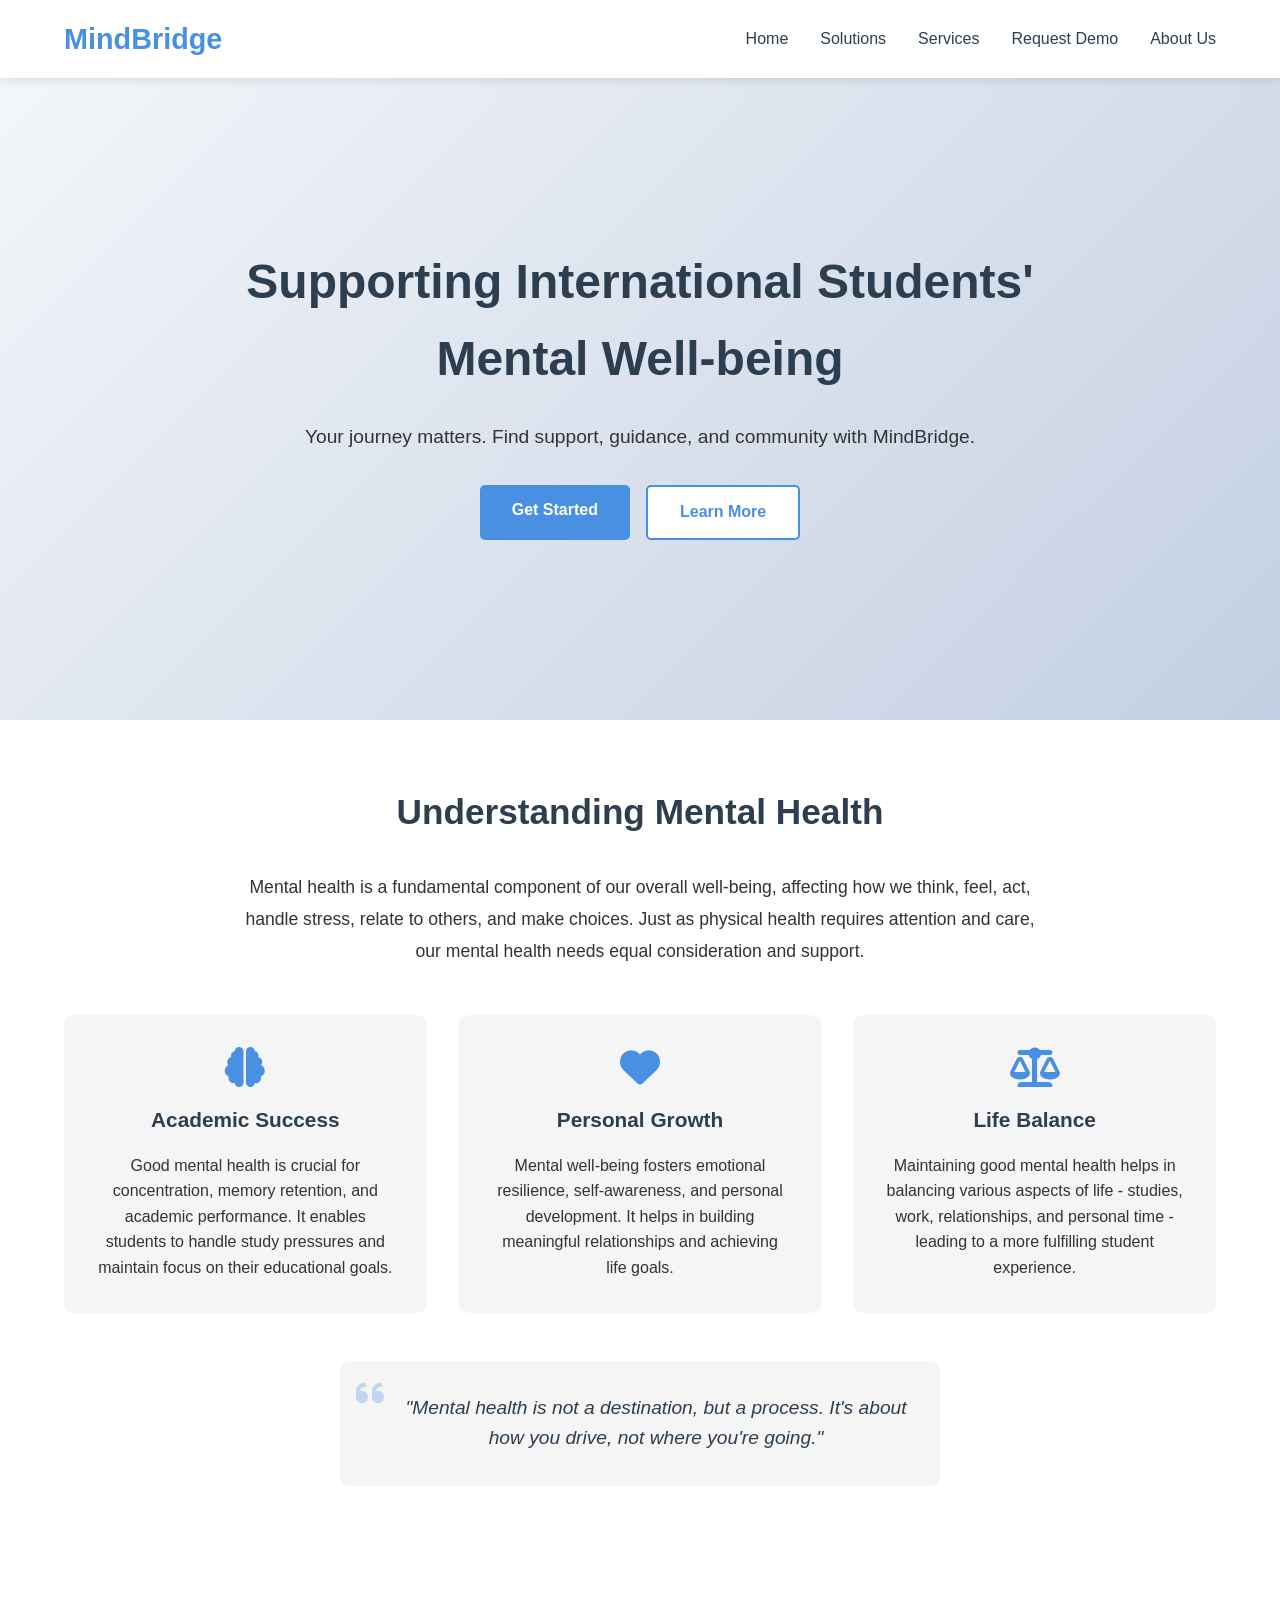
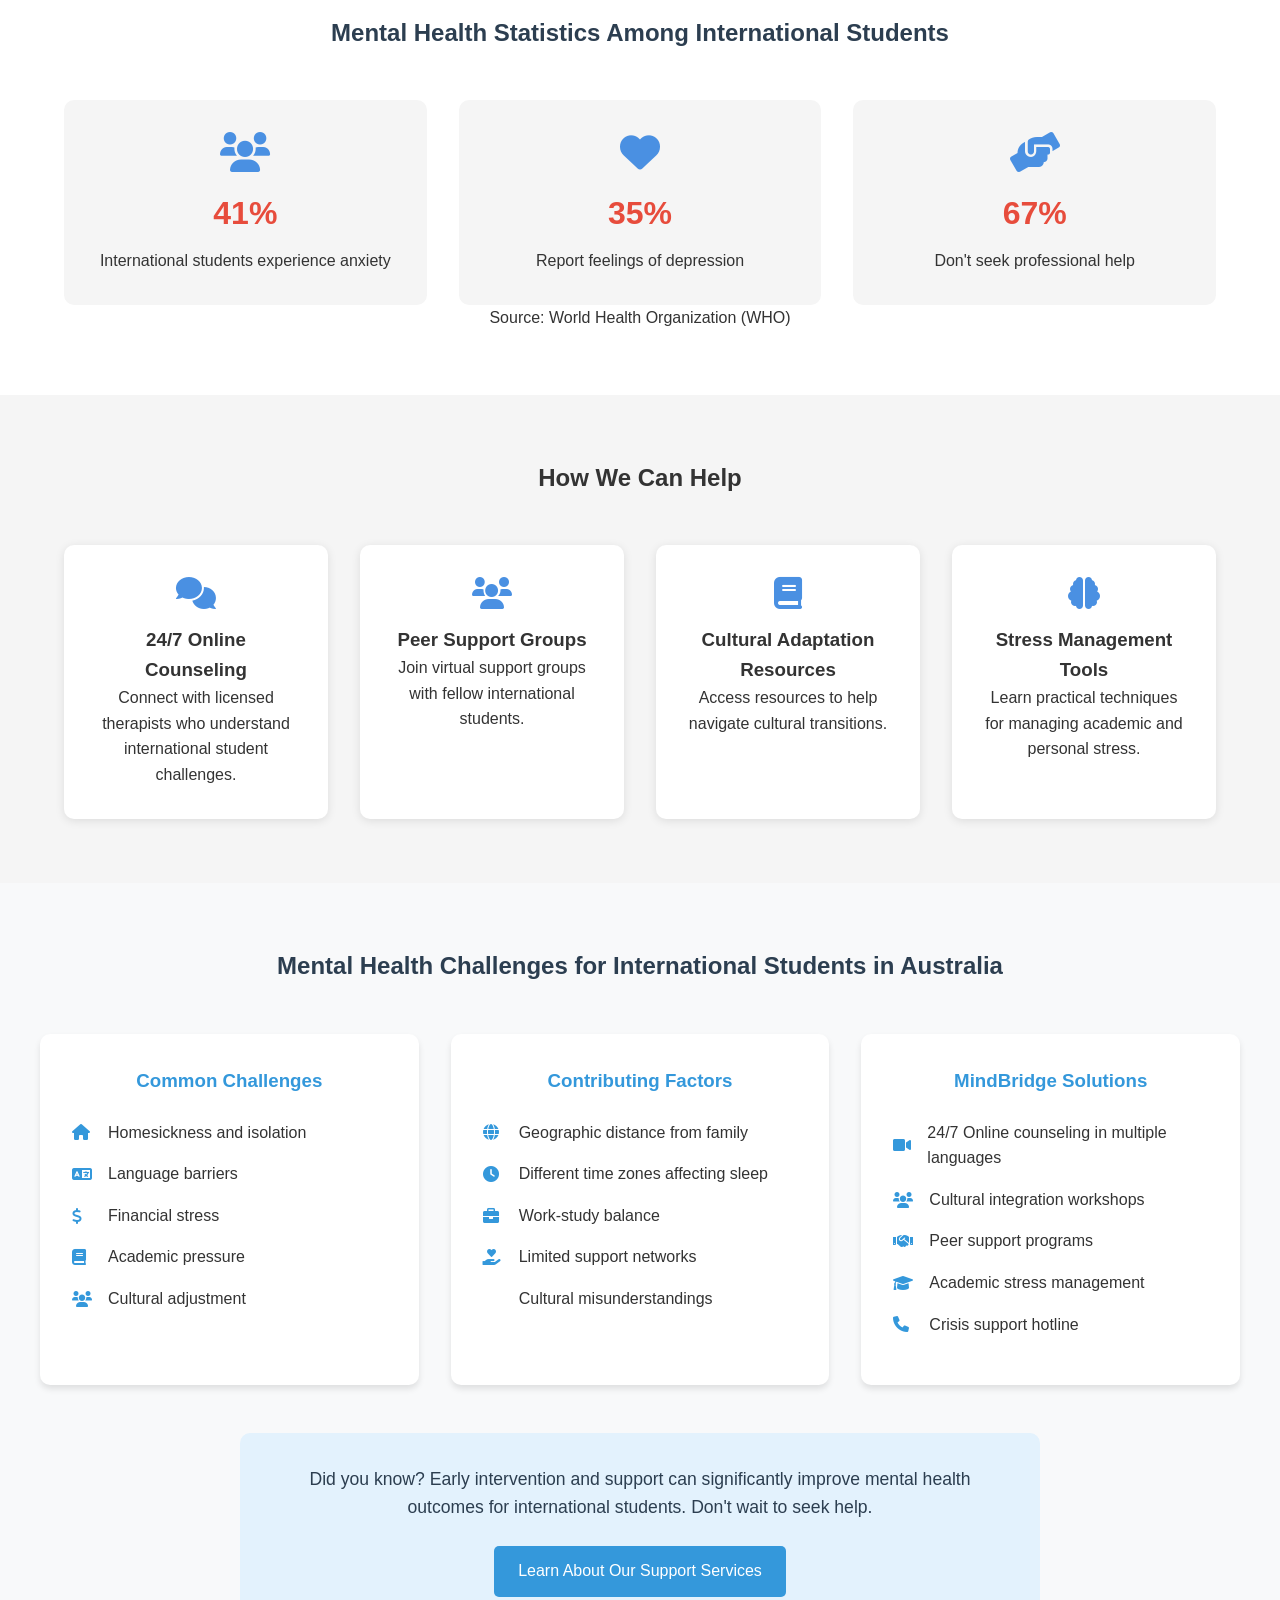
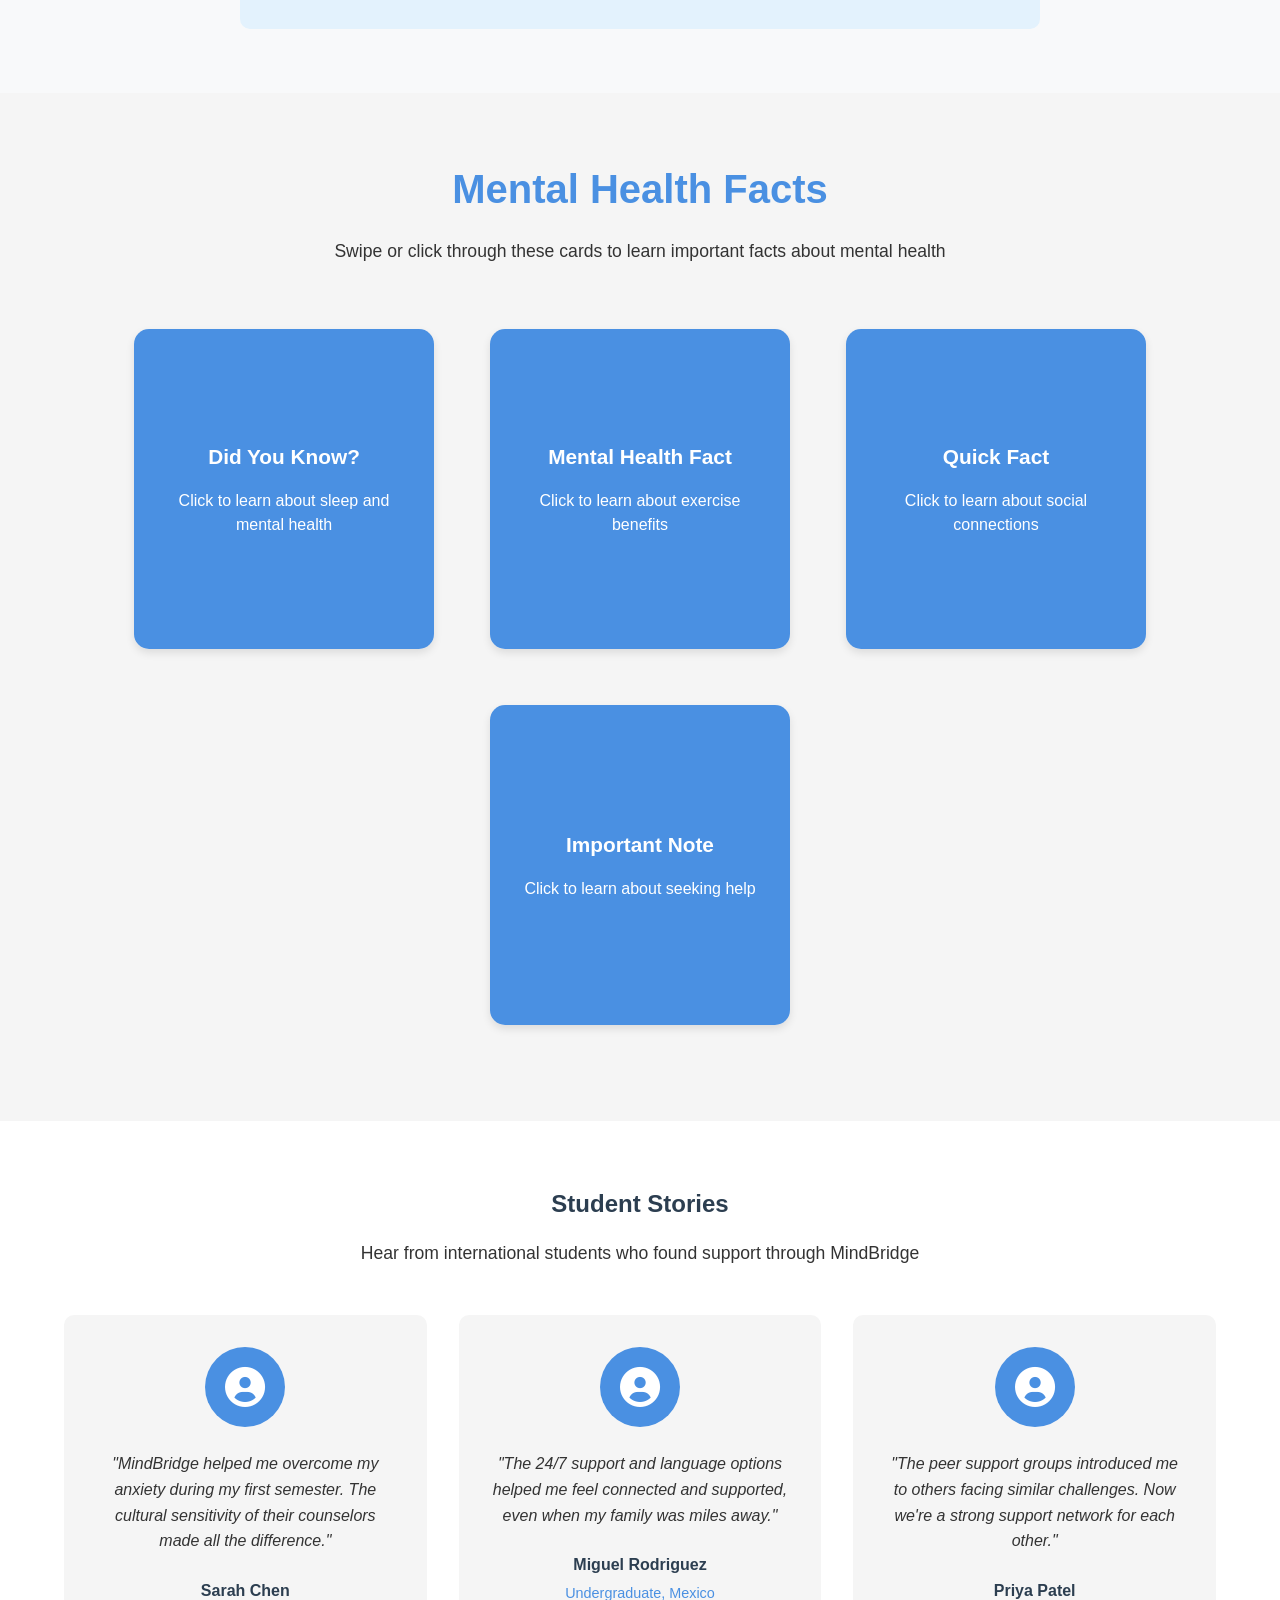
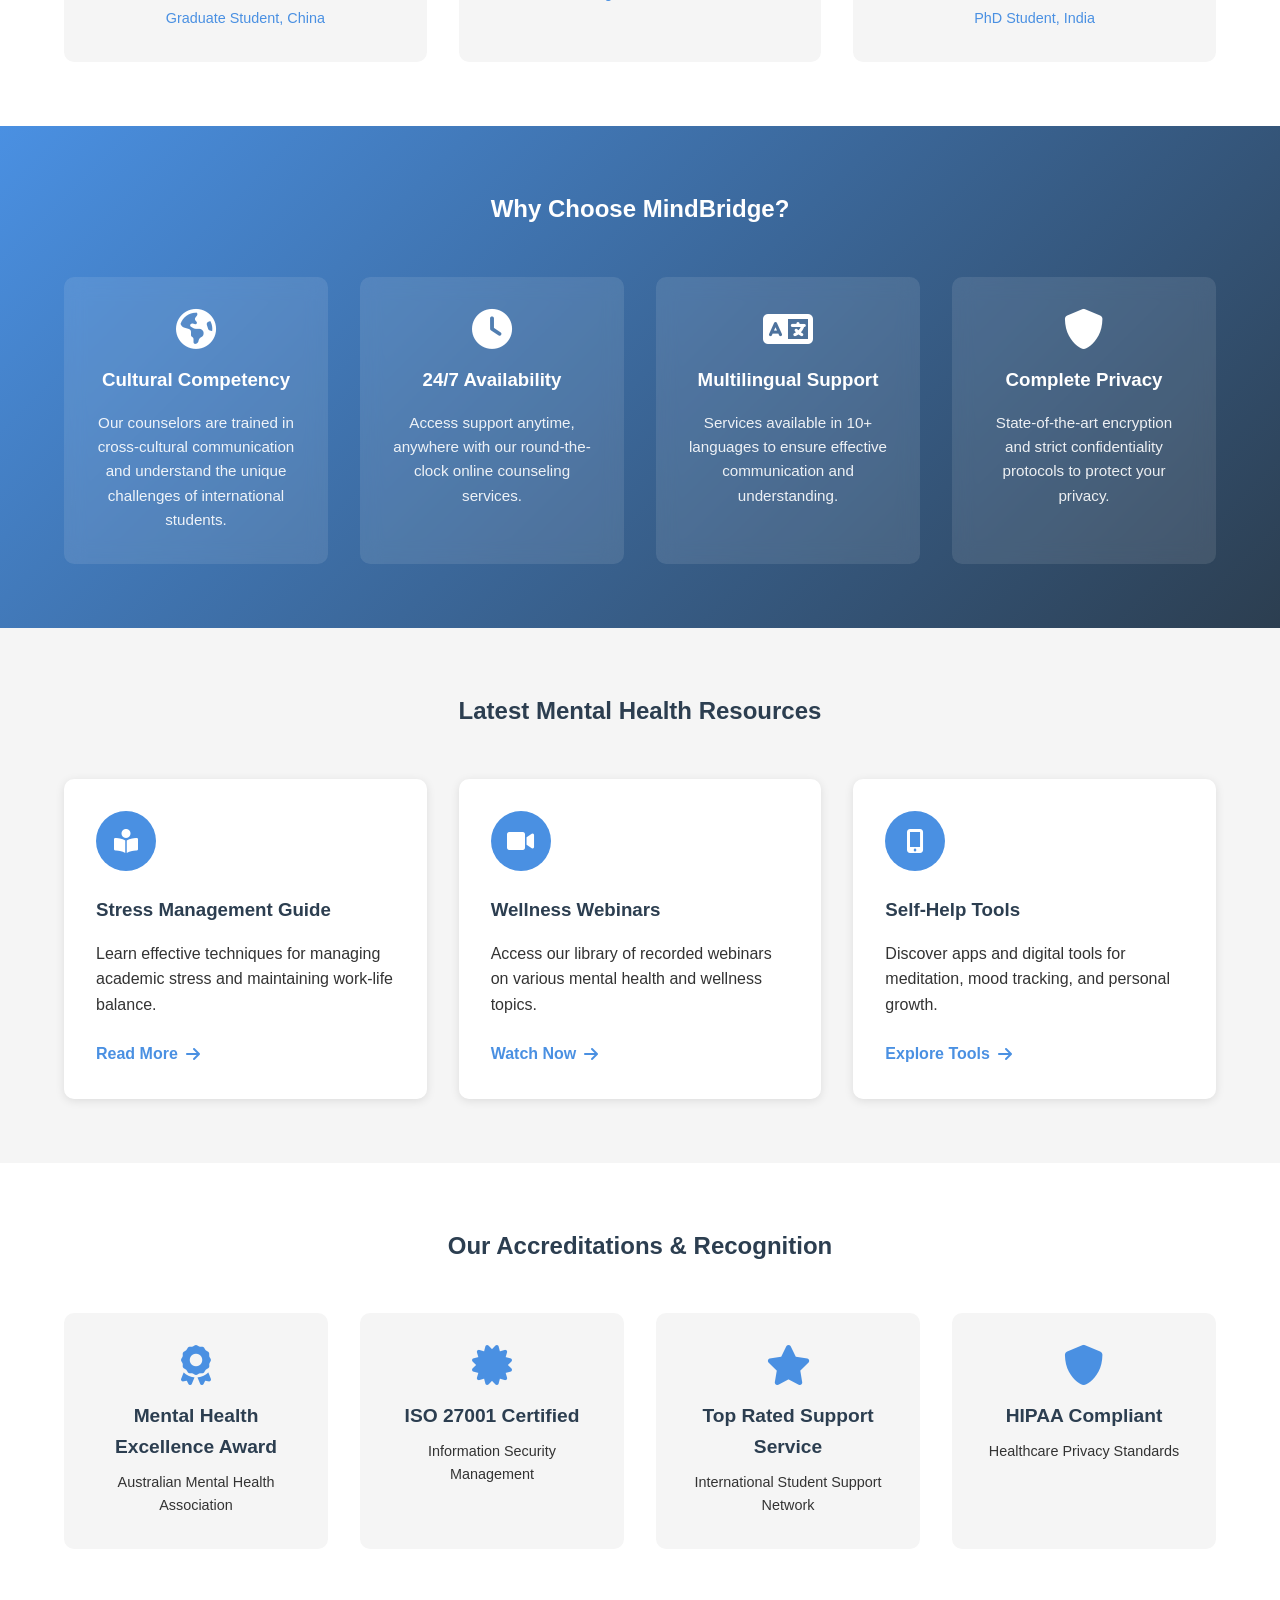
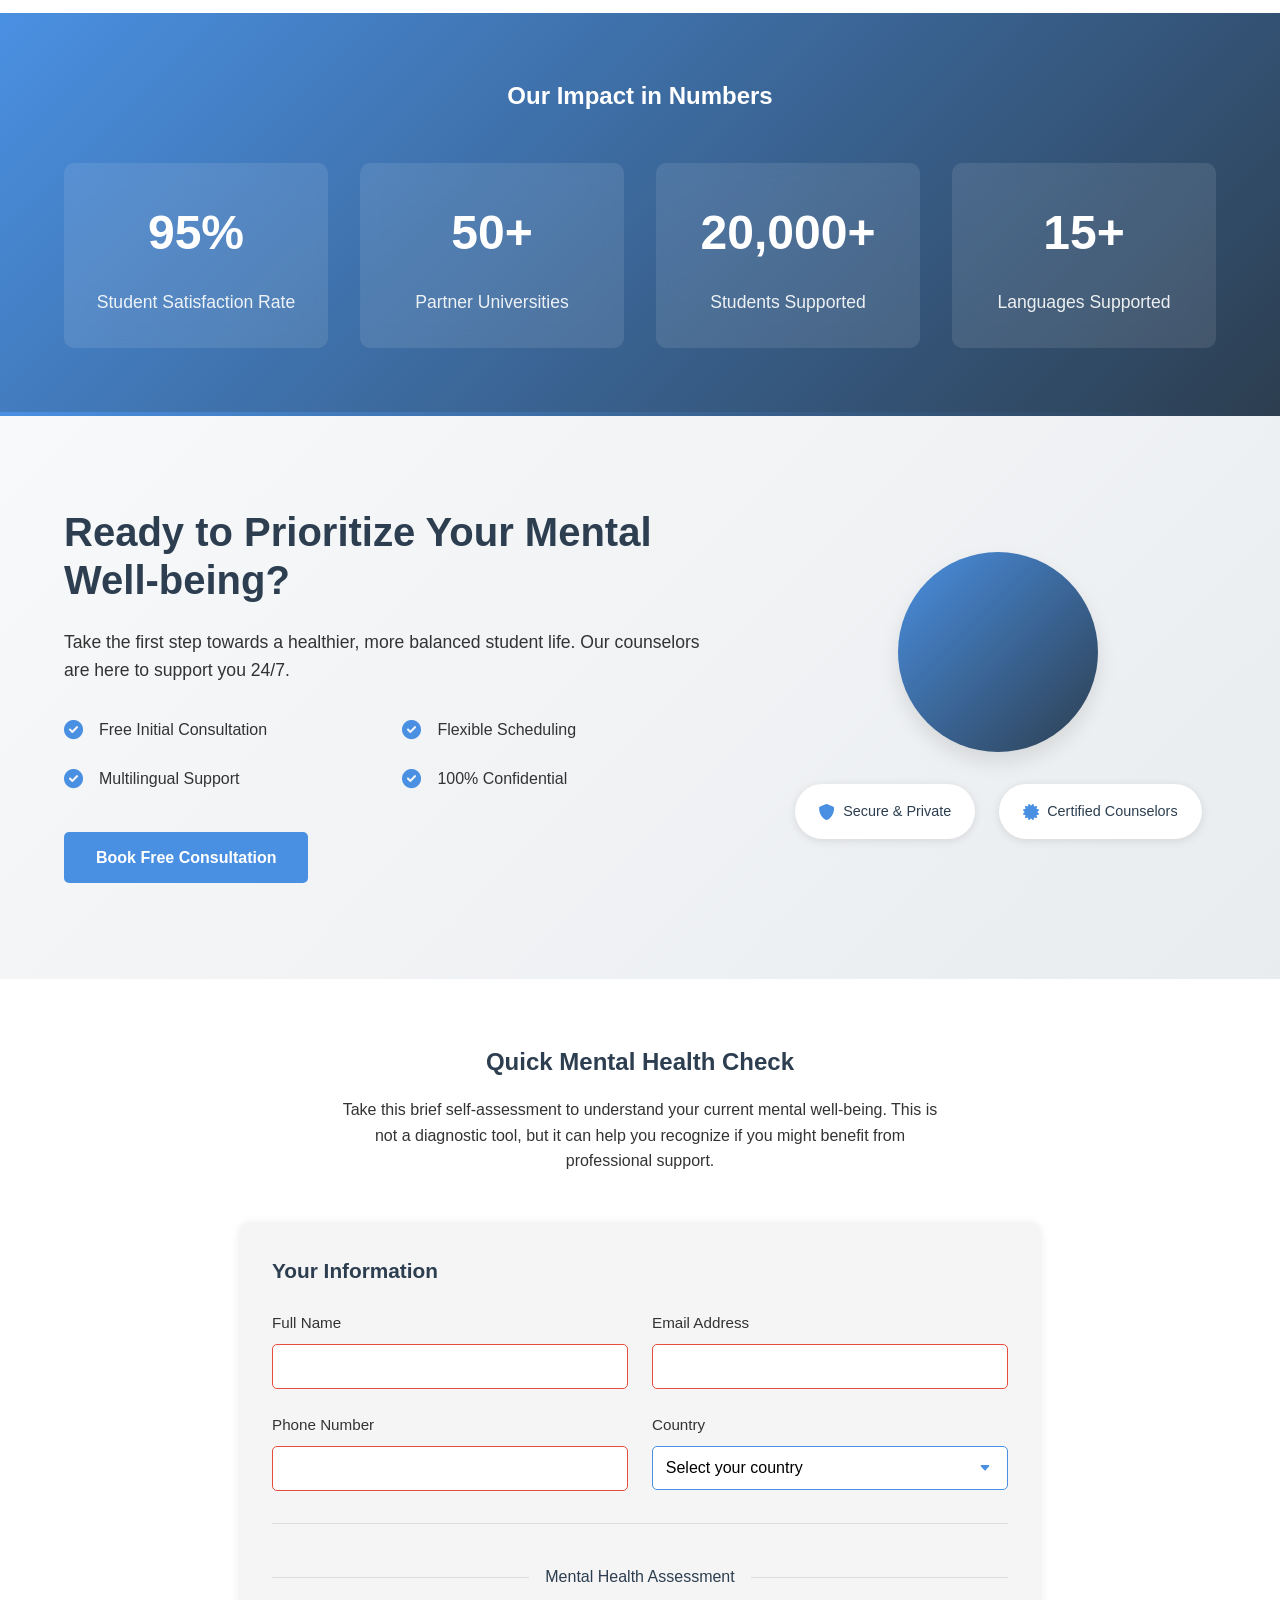
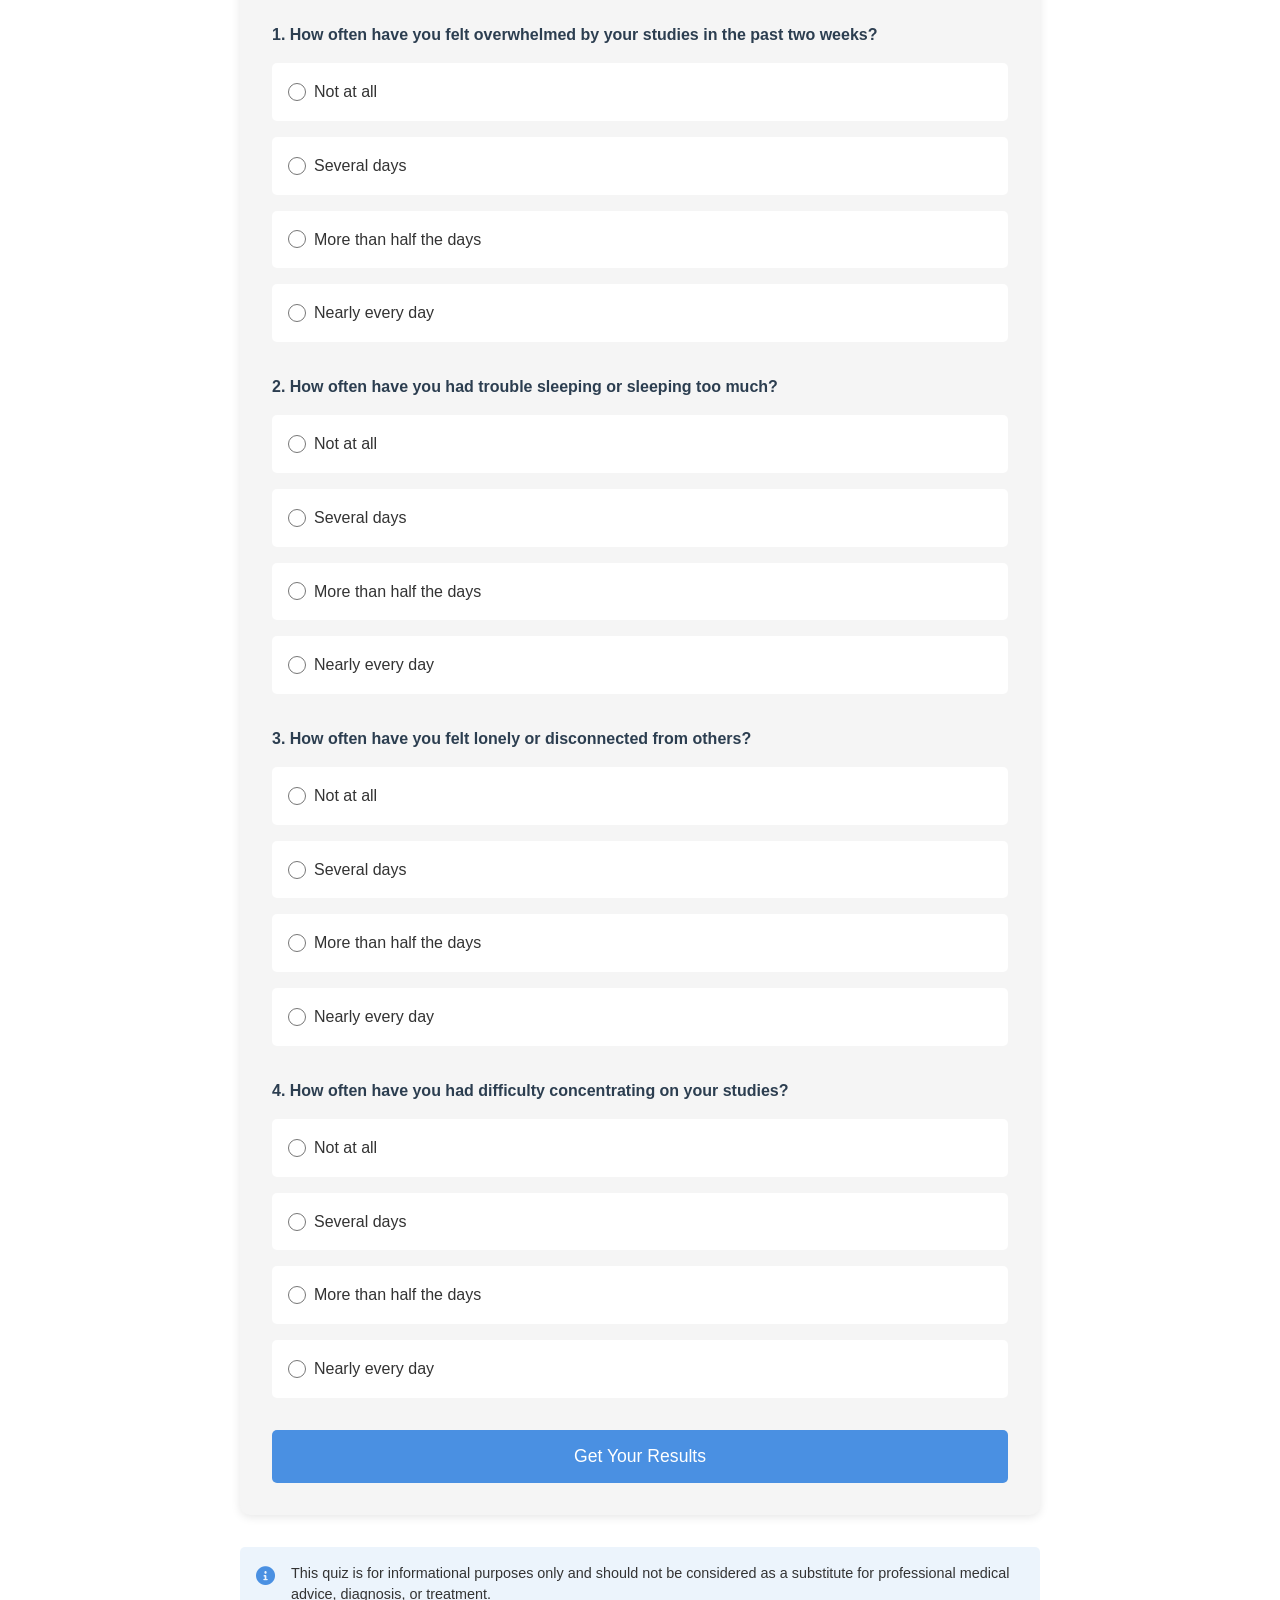
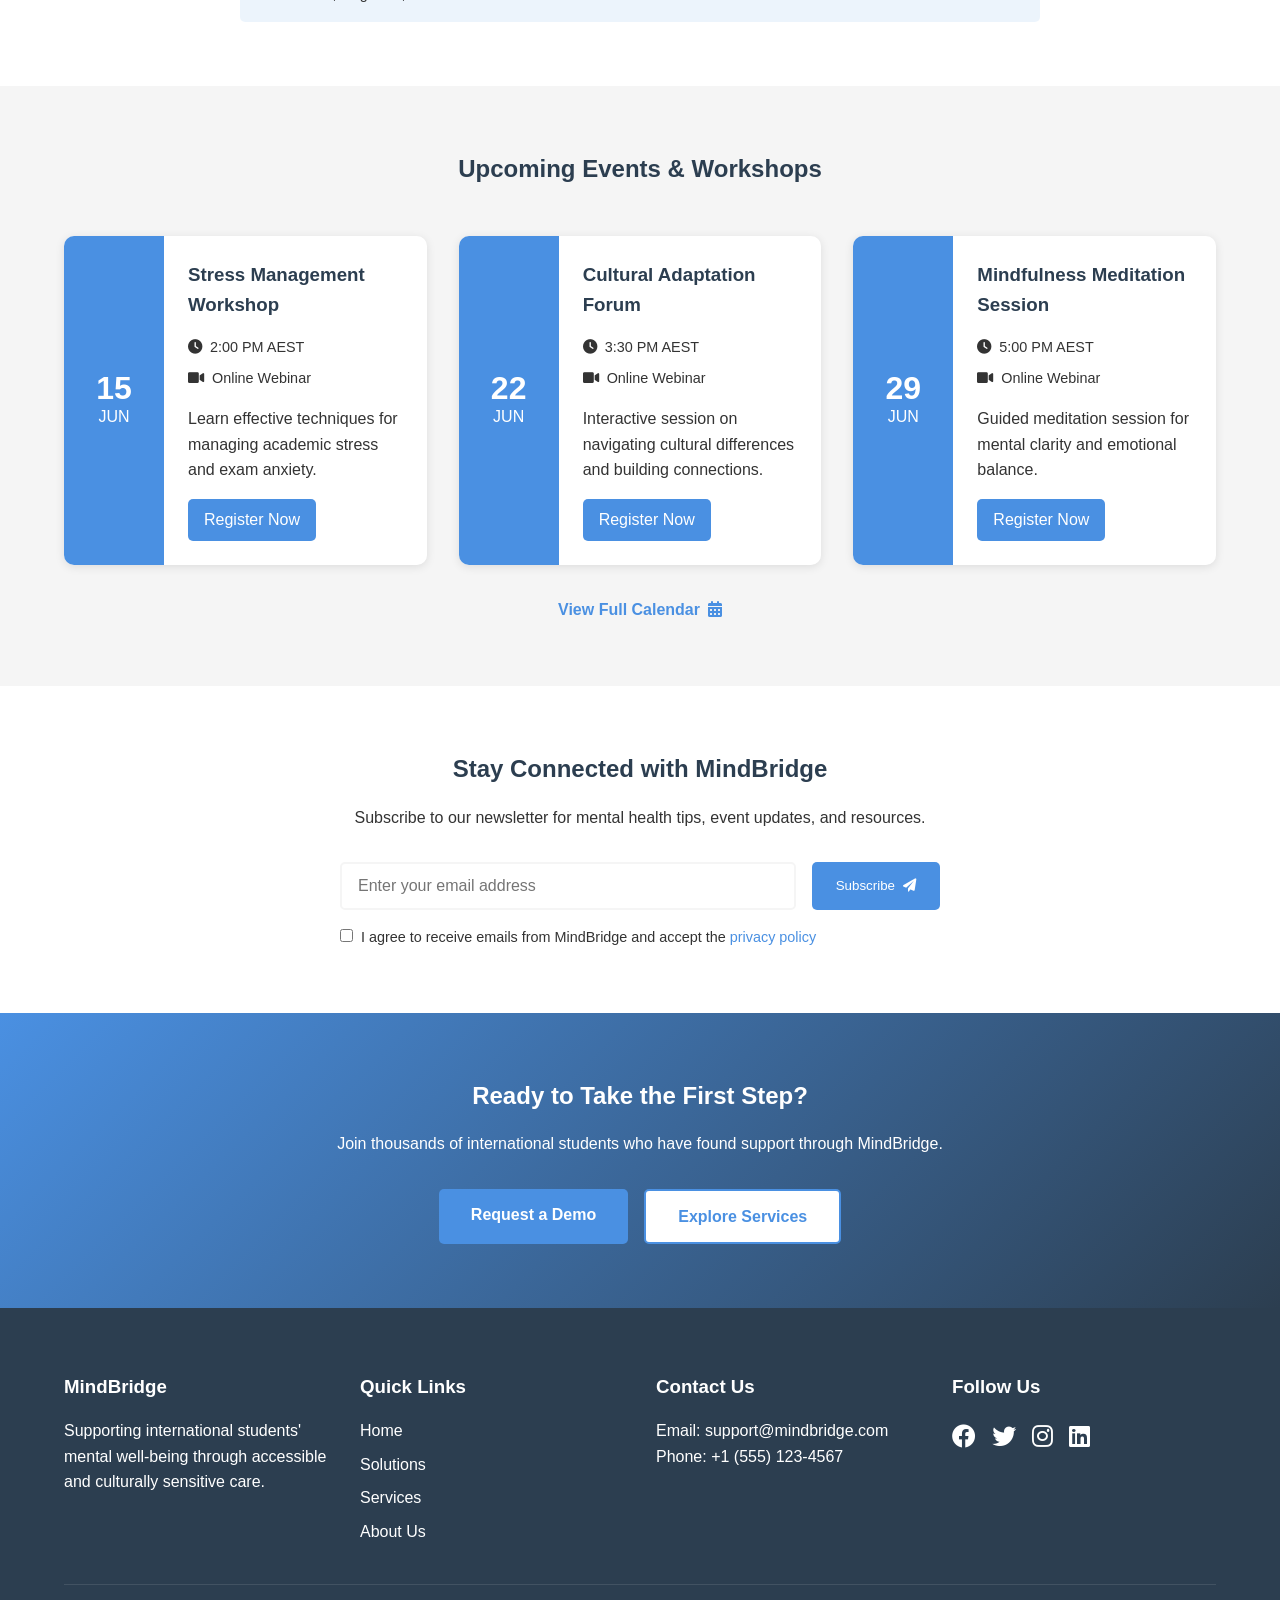
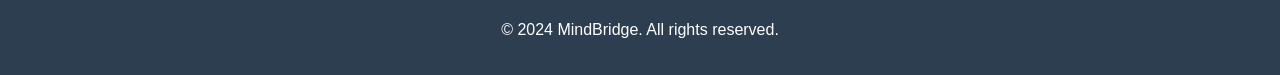
<file: index.html>
<!DOCTYPE html>
<html lang="en">
<head>
    <meta charset="UTF-8">
    <meta name="viewport" content="width=device-width, initial-scale=1.0">
    <title>MindBridge - Mental Health Support for International Students</title>
    <link rel="stylesheet" href="styles.css">
    <link rel="stylesheet" href="https://cdnjs.cloudflare.com/ajax/libs/font-awesome/6.0.0/css/all.min.css">
</head>
<body>
    <!-- Header Section -->
    <header>
        <nav class="navbar">
            <div class="logo">
                <!-- [Client Note: Add logo image here] Logo should be 200x50px with text "MindBridge" -->
                <h1>MindBridge</h1>
            </div>
            <ul class="nav-links">
                <li><a href="index.html" class="active">Home</a></li>
                <li><a href="solutions.html">Solutions</a></li>
                <li><a href="services.html">Services</a></li>
                <li><a href="request-demo.html">Request Demo</a></li>
                <li><a href="about.html">About Us</a></li>
            </ul>
            <div class="hamburger">
                <span></span>
                <span></span>
                <span></span>
            </div>
        </nav>
    </header>

    <!-- Hero Section -->
    <section class="hero">
        <div class="hero-content">
            <h1>Supporting International Students' Mental Well-being</h1>
            <p>Your journey matters. Find support, guidance, and community with MindBridge.</p>
            <div class="cta-buttons">
                <a href="request-demo.html" class="cta-primary">Get Started</a>
                <a href="about.html" class="cta-secondary">Learn More</a>
            </div>
        </div>
        <!-- [Client Note: Add hero image here] Image should be showing diverse international students in a supportive environment -->
    </section>

    <!-- Mental Health Importance Section -->
    <section class="mental-health-importance">
        <div class="importance-content">
            <h2>Understanding Mental Health</h2>
            <div class="importance-text">
                <p>Mental health is a fundamental component of our overall well-being, affecting how we think, feel, act, handle stress, relate to others, and make choices. Just as physical health requires attention and care, our mental health needs equal consideration and support.</p>
                <div class="importance-grid">
                    <div class="importance-item">
                        <i class="fas fa-brain"></i>
                        <h3>Academic Success</h3>
                        <p>Good mental health is crucial for concentration, memory retention, and academic performance. It enables students to handle study pressures and maintain focus on their educational goals.</p>
                    </div>
                    <div class="importance-item">
                        <i class="fas fa-heart"></i>
                        <h3>Personal Growth</h3>
                        <p>Mental well-being fosters emotional resilience, self-awareness, and personal development. It helps in building meaningful relationships and achieving life goals.</p>
                    </div>
                    <div class="importance-item">
                        <i class="fas fa-balance-scale"></i>
                        <h3>Life Balance</h3>
                        <p>Maintaining good mental health helps in balancing various aspects of life - studies, work, relationships, and personal time - leading to a more fulfilling student experience.</p>
                    </div>
                </div>
                <div class="importance-quote">
                    <i class="fas fa-quote-left"></i>
                    <p>"Mental health is not a destination, but a process. It's about how you drive, not where you're going."</p>
                </div>
            </div>
        </div>
    </section>

    <!-- Key Statistics Section -->
    <section class="statistics">
        <h2>Mental Health Statistics Among International Students</h2>
        <div class="stats-container">
            <div class="stat-card">
                <i class="fas fa-users"></i>
                <h3>41%</h3>
                <p>International students experience anxiety</p>
            </div>
            <div class="stat-card">
                <i class="fas fa-heart"></i>
                <h3>35%</h3>
                <p>Report feelings of depression</p>
            </div>
            <div class="stat-card">
                <i class="fas fa-hands-helping"></i>
                <h3>67%</h3>
                <p>Don't seek professional help</p>
            </div>
        </div>
        <p class="source">Source: World Health Organization (WHO)</p>
    </section>

    <!-- Services Preview -->
    <section class="services-preview">
        <h2>How We Can Help</h2>
        <div class="services-grid">
            <div class="service-card">
                <i class="fas fa-comments"></i>
                <h3>24/7 Online Counseling</h3>
                <p>Connect with licensed therapists who understand international student challenges.</p>
            </div>
            <div class="service-card">
                <i class="fas fa-users"></i>
                <h3>Peer Support Groups</h3>
                <p>Join virtual support groups with fellow international students.</p>
            </div>
            <div class="service-card">
                <i class="fas fa-book"></i>
                <h3>Cultural Adaptation Resources</h3>
                <p>Access resources to help navigate cultural transitions.</p>
            </div>
            <div class="service-card">
                <i class="fas fa-brain"></i>
                <h3>Stress Management Tools</h3>
                <p>Learn practical techniques for managing academic and personal stress.</p>
            </div>
        </div>
    </section>

    <!-- Australian Mental Health Challenges Section -->
    <section class="australia-challenges">
        <h2>Mental Health Challenges for International Students in Australia</h2>
        <div class="challenges-container">
            <div class="challenge-column">
                <h3>Common Challenges</h3>
                <ul class="challenge-list">
                    <li><i class="fas fa-home"></i> Homesickness and isolation</li>
                    <li><i class="fas fa-language"></i> Language barriers</li>
                    <li><i class="fas fa-dollar-sign"></i> Financial stress</li>
                    <li><i class="fas fa-book"></i> Academic pressure</li>
                    <li><i class="fas fa-users"></i> Cultural adjustment</li>
                </ul>
            </div>
            <div class="challenge-column">
                <h3>Contributing Factors</h3>
                <ul class="factors-list">
                    <li><i class="fas fa-globe"></i> Geographic distance from family</li>
                    <li><i class="fas fa-clock"></i> Different time zones affecting sleep</li>
                    <li><i class="fas fa-briefcase"></i> Work-study balance</li>
                    <li><i class="fas fa-hand-holding-heart"></i> Limited support networks</li>
                    <li><i class="fas fa-culture"></i> Cultural misunderstandings</li>
                </ul>
            </div>
            <div class="challenge-column">
                <h3>MindBridge Solutions</h3>
                <ul class="solutions-list">
                    <li><i class="fas fa-video"></i> 24/7 Online counseling in multiple languages</li>
                    <li><i class="fas fa-users"></i> Cultural integration workshops</li>
                    <li><i class="fas fa-handshake"></i> Peer support programs</li>
                    <li><i class="fas fa-graduation-cap"></i> Academic stress management</li>
                    <li><i class="fas fa-phone"></i> Crisis support hotline</li>
                </ul>
            </div>
        </div>
        <div class="action-note">
            <p>Did you know? Early intervention and support can significantly improve mental health outcomes for international students. Don't wait to seek help.</p>
            <a href="services.html" class="learn-more-btn">Learn About Our Support Services</a>
        </div>
    </section>

    <!-- Mental Health Facts Flashcards -->
    <section class="flashcards-section">
        <h2>Mental Health Facts</h2>
        <p class="section-description">Swipe or click through these cards to learn important facts about mental health</p>
        <div class="flashcards-container">
            <div class="flashcard">
                <div class="flashcard-inner">
                    <div class="flashcard-front">
                        <h3>Did You Know?</h3>
                        <p>Click to learn about sleep and mental health</p>
                    </div>
                    <div class="flashcard-back">
                        <h3>Sleep & Mental Health</h3>
                        <p>50-80% of students with mental health challenges report sleep problems, which can significantly impact academic performance.</p>
                    </div>
                </div>
            </div>
            <div class="flashcard">
                <div class="flashcard-inner">
                    <div class="flashcard-front">
                        <h3>Mental Health Fact</h3>
                        <p>Click to learn about exercise benefits</p>
                    </div>
                    <div class="flashcard-back">
                        <h3>Exercise Benefits</h3>
                        <p>Regular exercise can reduce anxiety and depression symptoms by up to 30% in students.</p>
                    </div>
                </div>
            </div>
            <div class="flashcard">
                <div class="flashcard-inner">
                    <div class="flashcard-front">
                        <h3>Quick Fact</h3>
                        <p>Click to learn about social connections</p>
                    </div>
                    <div class="flashcard-back">
                        <h3>Social Connections</h3>
                        <p>Students who maintain strong social connections are 3x more likely to cope better with stress and anxiety.</p>
                    </div>
                </div>
            </div>
            <div class="flashcard">
                <div class="flashcard-inner">
                    <div class="flashcard-front">
                        <h3>Important Note</h3>
                        <p>Click to learn about seeking help</p>
                    </div>
                    <div class="flashcard-back">
                        <h3>Seeking Help</h3>
                        <p>Early intervention can prevent up to 50% of mental health conditions from becoming more serious.</p>
                    </div>
                </div>
            </div>
        </div>
    </section>

    <!-- Testimonials Section -->
    <section class="testimonials-section">
        <h2>Student Stories</h2>
        <p class="section-description">Hear from international students who found support through MindBridge</p>
        <div class="testimonials-grid">
            <div class="testimonial-card">
                <div class="testimonial-image">
                    <i class="fas fa-user-circle"></i>
                </div>
                <blockquote>
                    "MindBridge helped me overcome my anxiety during my first semester. The cultural sensitivity of their counselors made all the difference."
                </blockquote>
                <div class="testimonial-author">
                    <p class="author-name">Sarah Chen</p>
                    <p class="author-info">Graduate Student, China</p>
                </div>
            </div>
            <div class="testimonial-card">
                <div class="testimonial-image">
                    <i class="fas fa-user-circle"></i>
                </div>
                <blockquote>
                    "The 24/7 support and language options helped me feel connected and supported, even when my family was miles away."
                </blockquote>
                <div class="testimonial-author">
                    <p class="author-name">Miguel Rodriguez</p>
                    <p class="author-info">Undergraduate, Mexico</p>
                </div>
            </div>
            <div class="testimonial-card">
                <div class="testimonial-image">
                    <i class="fas fa-user-circle"></i>
                </div>
                <blockquote>
                    "The peer support groups introduced me to others facing similar challenges. Now we're a strong support network for each other."
                </blockquote>
                <div class="testimonial-author">
                    <p class="author-name">Priya Patel</p>
                    <p class="author-info">PhD Student, India</p>
                </div>
            </div>
        </div>
    </section>

    <!-- Why Choose MindBridge Section -->
    <section class="why-choose-section">
        <h2>Why Choose MindBridge?</h2>
        <div class="features-container">
            <div class="feature-item">
                <i class="fas fa-globe-americas"></i>
                <h3>Cultural Competency</h3>
                <p>Our counselors are trained in cross-cultural communication and understand the unique challenges of international students.</p>
            </div>
            <div class="feature-item">
                <i class="fas fa-clock"></i>
                <h3>24/7 Availability</h3>
                <p>Access support anytime, anywhere with our round-the-clock online counseling services.</p>
            </div>
            <div class="feature-item">
                <i class="fas fa-language"></i>
                <h3>Multilingual Support</h3>
                <p>Services available in 10+ languages to ensure effective communication and understanding.</p>
            </div>
            <div class="feature-item">
                <i class="fas fa-shield-alt"></i>
                <h3>Complete Privacy</h3>
                <p>State-of-the-art encryption and strict confidentiality protocols to protect your privacy.</p>
            </div>
        </div>
    </section>

    <!-- Latest Resources Section -->
    <section class="resources-section">
        <h2>Latest Mental Health Resources</h2>
        <div class="resources-grid">
            <div class="resource-card">
                <div class="resource-icon">
                    <i class="fas fa-book-reader"></i>
                </div>
                <h3>Stress Management Guide</h3>
                <p>Learn effective techniques for managing academic stress and maintaining work-life balance.</p>
                <a href="#" class="resource-link">Read More <i class="fas fa-arrow-right"></i></a>
            </div>
            <div class="resource-card">
                <div class="resource-icon">
                    <i class="fas fa-video"></i>
                </div>
                <h3>Wellness Webinars</h3>
                <p>Access our library of recorded webinars on various mental health and wellness topics.</p>
                <a href="#" class="resource-link">Watch Now <i class="fas fa-arrow-right"></i></a>
            </div>
            <div class="resource-card">
                <div class="resource-icon">
                    <i class="fas fa-mobile-alt"></i>
                </div>
                <h3>Self-Help Tools</h3>
                <p>Discover apps and digital tools for meditation, mood tracking, and personal growth.</p>
                <a href="#" class="resource-link">Explore Tools <i class="fas fa-arrow-right"></i></a>
            </div>
        </div>
    </section>

    <!-- Accreditation & Recognition Section -->
    <section class="accreditation-section">
        <h2>Our Accreditations & Recognition</h2>
        <div class="accreditation-grid">
            <div class="accreditation-item">
                <i class="fas fa-award"></i>
                <h3>Mental Health Excellence Award</h3>
                <p>Australian Mental Health Association</p>
            </div>
            <div class="accreditation-item">
                <i class="fas fa-certificate"></i>
                <h3>ISO 27001 Certified</h3>
                <p>Information Security Management</p>
            </div>
            <div class="accreditation-item">
                <i class="fas fa-star"></i>
                <h3>Top Rated Support Service</h3>
                <p>International Student Support Network</p>
            </div>
            <div class="accreditation-item">
                <i class="fas fa-shield-alt"></i>
                <h3>HIPAA Compliant</h3>
                <p>Healthcare Privacy Standards</p>
            </div>
        </div>
    </section>

    <!-- Success Metrics Section -->
    <section class="success-metrics">
        <div class="metrics-content">
            <h2>Our Impact in Numbers</h2>
            <div class="metrics-grid">
                <div class="metric-item">
                    <div class="metric-number" data-value="95">95%</div>
                    <p>Student Satisfaction Rate</p>
                </div>
                <div class="metric-item">
                    <div class="metric-number" data-value="50">50+</div>
                    <p>Partner Universities</p>
                </div>
                <div class="metric-item">
                    <div class="metric-number" data-value="20000">20,000+</div>
                    <p>Students Supported</p>
                </div>
                <div class="metric-item">
                    <div class="metric-number" data-value="15">15+</div>
                    <p>Languages Supported</p>
                </div>
            </div>
        </div>
    </section>

    <!-- Mid-page Call to Action -->
    <section class="mid-cta-section">
        <div class="mid-cta-content">
            <div class="mid-cta-text">
                <h2>Ready to Prioritize Your Mental Well-being?</h2>
                <p>Take the first step towards a healthier, more balanced student life. Our counselors are here to support you 24/7.</p>
                <div class="mid-cta-features">
                    <div class="feature">
                        <i class="fas fa-check-circle"></i>
                        <span>Free Initial Consultation</span>
                    </div>
                    <div class="feature">
                        <i class="fas fa-check-circle"></i>
                        <span>Flexible Scheduling</span>
                    </div>
                    <div class="feature">
                        <i class="fas fa-check-circle"></i>
                        <span>Multilingual Support</span>
                    </div>
                    <div class="feature">
                        <i class="fas fa-check-circle"></i>
                        <span>100% Confidential</span>
                    </div>
                </div>
                <div class="mid-cta-buttons">
                    <a href="request-demo.html" class="cta-primary">Book Free Consultation</a>
                    
                </div>
            </div>
            <div class="mid-cta-image">
                <div class="support-illustration">
                    <i class="fas fa-hands-holding-heart"></i>
                </div>
                <div class="trust-badges">
                    <div class="badge">
                        <i class="fas fa-shield-alt"></i>
                        <span>Secure & Private</span>
                    </div>
                    <div class="badge">
                        <i class="fas fa-certificate"></i>
                        <span>Certified Counselors</span>
                    </div>
                </div>
            </div>
        </div>
    </section>

    <!-- Mental Health Quiz Section -->
    <section class="quiz-section">
        <div class="quiz-container">
            <div class="quiz-intro">
                <h2>Quick Mental Health Check</h2>
                <p>Take this brief self-assessment to understand your current mental well-being. This is not a diagnostic tool, but it can help you recognize if you might benefit from professional support.</p>
            </div>
            <div class="quiz-content">
                <form id="mental-health-quiz" class="quiz-form">
                    <!-- Personal Information Section -->
                    <div class="personal-info-section">
                        <h3>Your Information</h3>
                        <div class="form-grid">
                            <div class="form-field">
                                <label for="name">Full Name</label>
                                <input type="text" id="name" name="name" required>
                            </div>
                            <div class="form-field">
                                <label for="email">Email Address</label>
                                <input type="email" id="email" name="email" required>
                            </div>
                            <div class="form-field">
                                <label for="phone">Phone Number</label>
                                <input type="tel" id="phone" name="phone" required>
                            </div>
                            <div class="form-field">
                                <label for="country">Country</label>
                                <select id="country" name="country" required>
                                    <option value="">Select your country</option>
                                    <option value="AU">Australia</option>
                                    <option value="CN">China</option>
                                    <option value="IN">India</option>
                                    <option value="JP">Japan</option>
                                    <option value="KR">South Korea</option>
                                    <option value="MY">Malaysia</option>
                                    <option value="SG">Singapore</option>
                                    <option value="US">United States</option>
                                    <option value="UK">United Kingdom</option>
                                    <option value="OTHER">Other</option>
                                </select>
                            </div>
                        </div>
                    </div>

                    <div class="quiz-divider">
                        <span>Mental Health Assessment</span>
                    </div>

                    <!-- Existing Quiz Questions -->
                    <div class="quiz-question">
                        <p>1. How often have you felt overwhelmed by your studies in the past two weeks?</p>
                        <div class="quiz-options">
                            <label>
                                <input type="radio" name="question1" value="0">
                                <span>Not at all</span>
                            </label>
                            <label>
                                <input type="radio" name="question1" value="1">
                                <span>Several days</span>
                            </label>
                            <label>
                                <input type="radio" name="question1" value="2">
                                <span>More than half the days</span>
                            </label>
                            <label>
                                <input type="radio" name="question1" value="3">
                                <span>Nearly every day</span>
                            </label>
                        </div>
                    </div>

                    <div class="quiz-question">
                        <p>2. How often have you had trouble sleeping or sleeping too much?</p>
                        <div class="quiz-options">
                            <label>
                                <input type="radio" name="question2" value="0">
                                <span>Not at all</span>
                            </label>
                            <label>
                                <input type="radio" name="question2" value="1">
                                <span>Several days</span>
                            </label>
                            <label>
                                <input type="radio" name="question2" value="2">
                                <span>More than half the days</span>
                            </label>
                            <label>
                                <input type="radio" name="question2" value="3">
                                <span>Nearly every day</span>
                            </label>
                        </div>
                    </div>

                    <div class="quiz-question">
                        <p>3. How often have you felt lonely or disconnected from others?</p>
                        <div class="quiz-options">
                            <label>
                                <input type="radio" name="question3" value="0">
                                <span>Not at all</span>
                            </label>
                            <label>
                                <input type="radio" name="question3" value="1">
                                <span>Several days</span>
                            </label>
                            <label>
                                <input type="radio" name="question3" value="2">
                                <span>More than half the days</span>
                            </label>
                            <label>
                                <input type="radio" name="question3" value="3">
                                <span>Nearly every day</span>
                            </label>
                        </div>
                    </div>

                    <div class="quiz-question">
                        <p>4. How often have you had difficulty concentrating on your studies?</p>
                        <div class="quiz-options">
                            <label>
                                <input type="radio" name="question4" value="0">
                                <span>Not at all</span>
                            </label>
                            <label>
                                <input type="radio" name="question4" value="1">
                                <span>Several days</span>
                            </label>
                            <label>
                                <input type="radio" name="question4" value="2">
                                <span>More than half the days</span>
                            </label>
                            <label>
                                <input type="radio" name="question4" value="3">
                                <span>Nearly every day</span>
                            </label>
                        </div>
                    </div>

                    <button type="submit" class="quiz-submit">Get Your Results</button>
                </form>

                <div id="quiz-result" class="quiz-result" style="display: none;">
                    <h3>Your Well-being Score</h3>
                    <div class="result-score">
                        <div class="score-circle">
                            <span id="score-number">0</span>
                            <span class="score-total">/12</span>
                        </div>
                    </div>
                    <p id="result-message"></p>
                    <div class="result-actions">
                        <a href="request-demo.html" class="cta-primary">Talk to a Counselor</a>
                        <button onclick="resetQuiz()" class="cta-secondary">Retake Quiz</button>
                    </div>
                </div>
            </div>
            <div class="quiz-disclaimer">
                <i class="fas fa-info-circle"></i>
                <p>This quiz is for informational purposes only and should not be considered as a substitute for professional medical advice, diagnosis, or treatment.</p>
            </div>
        </div>
    </section>

    <!-- Upcoming Events Section -->
    <section class="events-section">
        <h2>Upcoming Events & Workshops</h2>
        <div class="events-grid">
            <div class="event-card">
                <div class="event-date">
                    <span class="date">15</span>
                    <span class="month">JUN</span>
                </div>
                <div class="event-details">
                    <h3>Stress Management Workshop</h3>
                    <p class="event-time"><i class="fas fa-clock"></i> 2:00 PM AEST</p>
                    <p class="event-location"><i class="fas fa-video"></i> Online Webinar</p>
                    <p class="event-description">Learn effective techniques for managing academic stress and exam anxiety.</p>
                    <a href="#" class="event-register">Register Now</a>
                </div>
            </div>
            <div class="event-card">
                <div class="event-date">
                    <span class="date">22</span>
                    <span class="month">JUN</span>
                </div>
                <div class="event-details">
                    <h3>Cultural Adaptation Forum</h3>
                    <p class="event-time"><i class="fas fa-clock"></i> 3:30 PM AEST</p>
                    <p class="event-location"><i class="fas fa-video"></i> Online Webinar</p>
                    <p class="event-description">Interactive session on navigating cultural differences and building connections.</p>
                    <a href="#" class="event-register">Register Now</a>
                </div>
            </div>
            <div class="event-card">
                <div class="event-date">
                    <span class="date">29</span>
                    <span class="month">JUN</span>
                </div>
                <div class="event-details">
                    <h3>Mindfulness Meditation Session</h3>
                    <p class="event-time"><i class="fas fa-clock"></i> 5:00 PM AEST</p>
                    <p class="event-location"><i class="fas fa-video"></i> Online Webinar</p>
                    <p class="event-description">Guided meditation session for mental clarity and emotional balance.</p>
                    <a href="#" class="event-register">Register Now</a>
                </div>
            </div>
        </div>
        <div class="events-calendar-link">
            <a href="#" class="view-all-events">View Full Calendar <i class="fas fa-calendar-alt"></i></a>
        </div>
    </section>

    <!-- Newsletter Section -->
    <section class="newsletter-section">
        <div class="newsletter-content">
            <h2>Stay Connected with MindBridge</h2>
            <p>Subscribe to our newsletter for mental health tips, event updates, and resources.</p>
            <form class="newsletter-form">
                <div class="form-group">
                    <input type="email" placeholder="Enter your email address" required>
                    <button type="submit">Subscribe <i class="fas fa-paper-plane"></i></button>
                </div>
                <div class="form-privacy">
                    <label>
                        <input type="checkbox" required>
                        <span>I agree to receive emails from MindBridge and accept the <a href="#">privacy policy</a></span>
                    </label>
                </div>
            </form>
        </div>
    </section>

    <!-- Call to Action Section -->
    <section class="cta-section">
        <div class="cta-content">
            <h2>Ready to Take the First Step?</h2>
            <p>Join thousands of international students who have found support through MindBridge.</p>
            <div class="cta-buttons">
                <a href="request-demo.html" class="cta-primary">Request a Demo</a>
                <a href="services.html" class="cta-secondary">Explore Services</a>
            </div>
        </div>
    </section>

    <!-- Footer -->
    <footer>
        <div class="footer-content">
            <div class="footer-section">
                <h3>MindBridge</h3>
                <p>Supporting international students' mental well-being through accessible and culturally sensitive care.</p>
            </div>
            <div class="footer-section">
                <h3>Quick Links</h3>
                <ul>
                    <li><a href="index.html">Home</a></li>
                    <li><a href="solutions.html">Solutions</a></li>
                    <li><a href="services.html">Services</a></li>
                    <li><a href="about.html">About Us</a></li>
                </ul>
            </div>
            <div class="footer-section">
                <h3>Contact Us</h3>
                <p>Email: support@mindbridge.com</p>
                <p>Phone: +1 (555) 123-4567</p>
            </div>
            <div class="footer-section">
                <h3>Follow Us</h3>
                <div class="social-links">
                    <a href="#"><i class="fab fa-facebook"></i></a>
                    <a href="#"><i class="fab fa-twitter"></i></a>
                    <a href="#"><i class="fab fa-instagram"></i></a>
                    <a href="#"><i class="fab fa-linkedin"></i></a>
                </div>
            </div>
        </div>
        <div class="footer-bottom">
            <p>&copy; 2024 MindBridge. All rights reserved.</p>
        </div>
    </footer>

    <script src="script.js"></script>
</body>
</html>
</file>
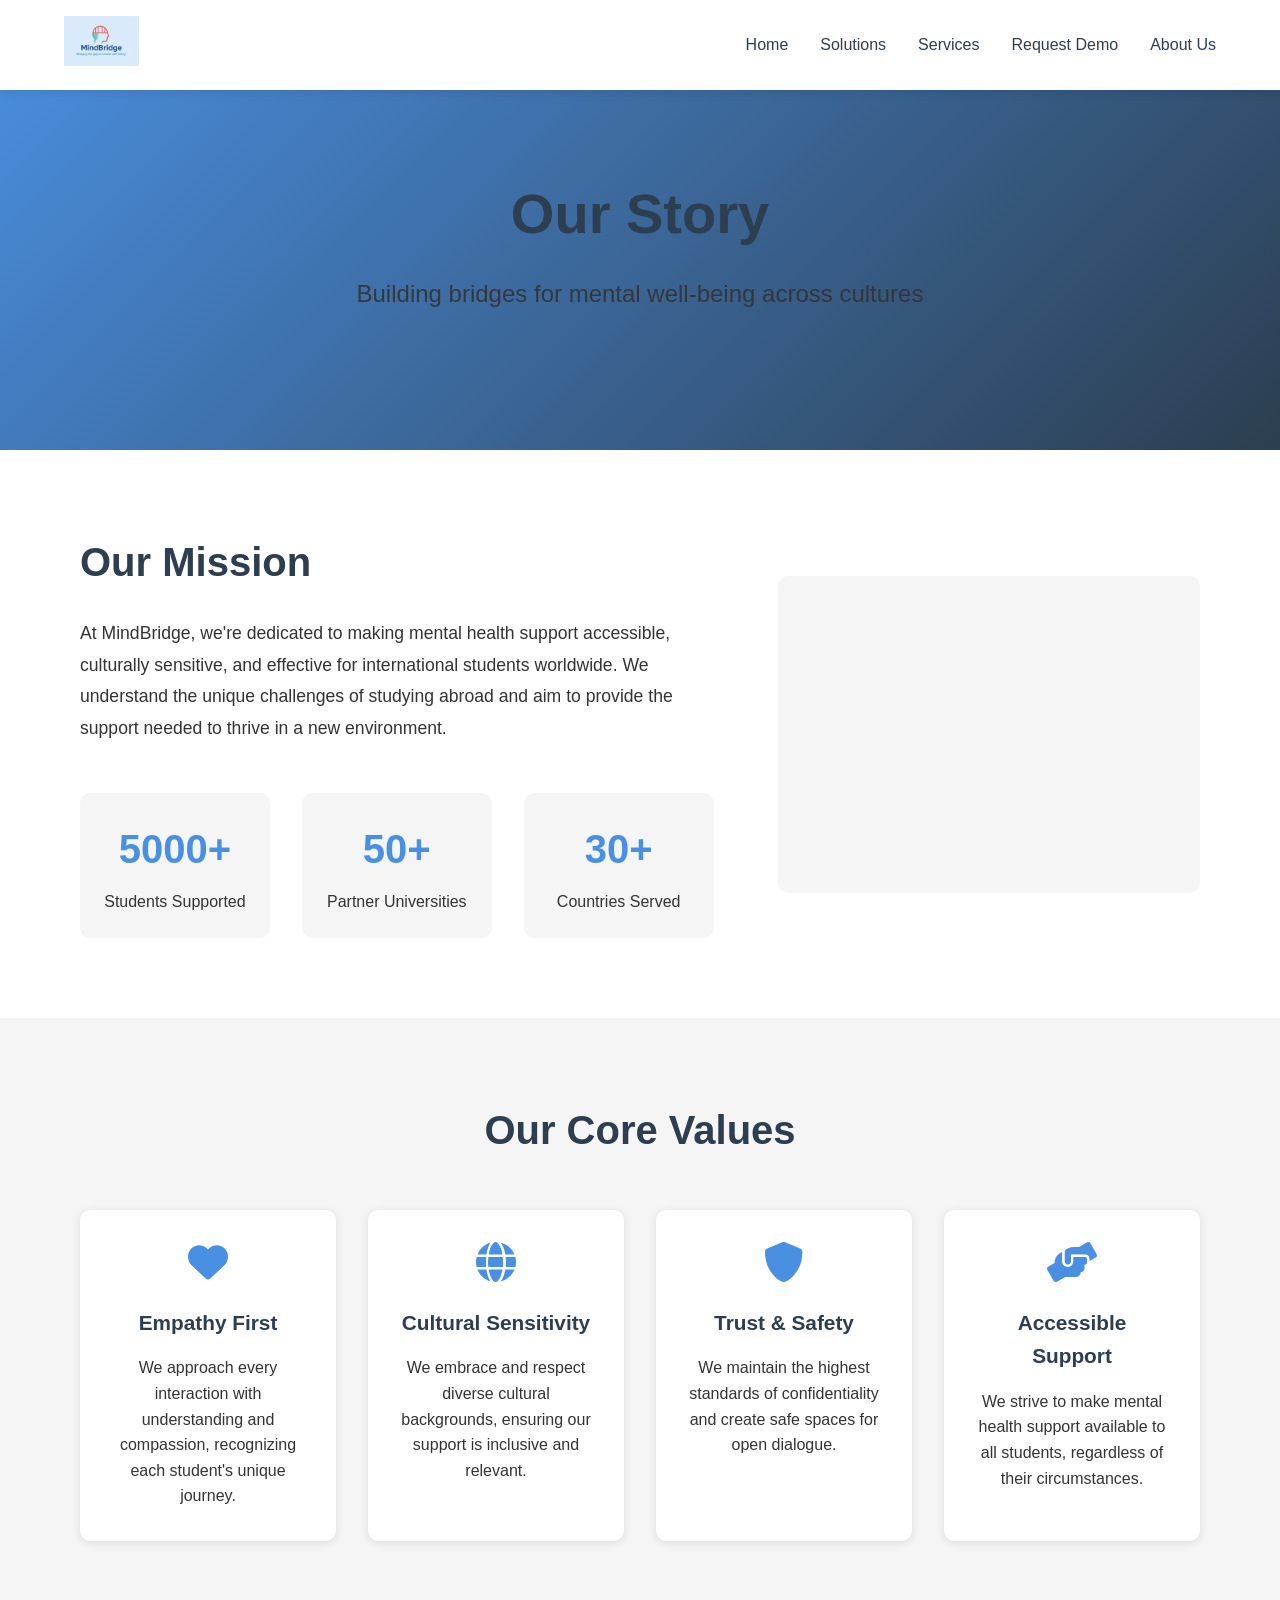
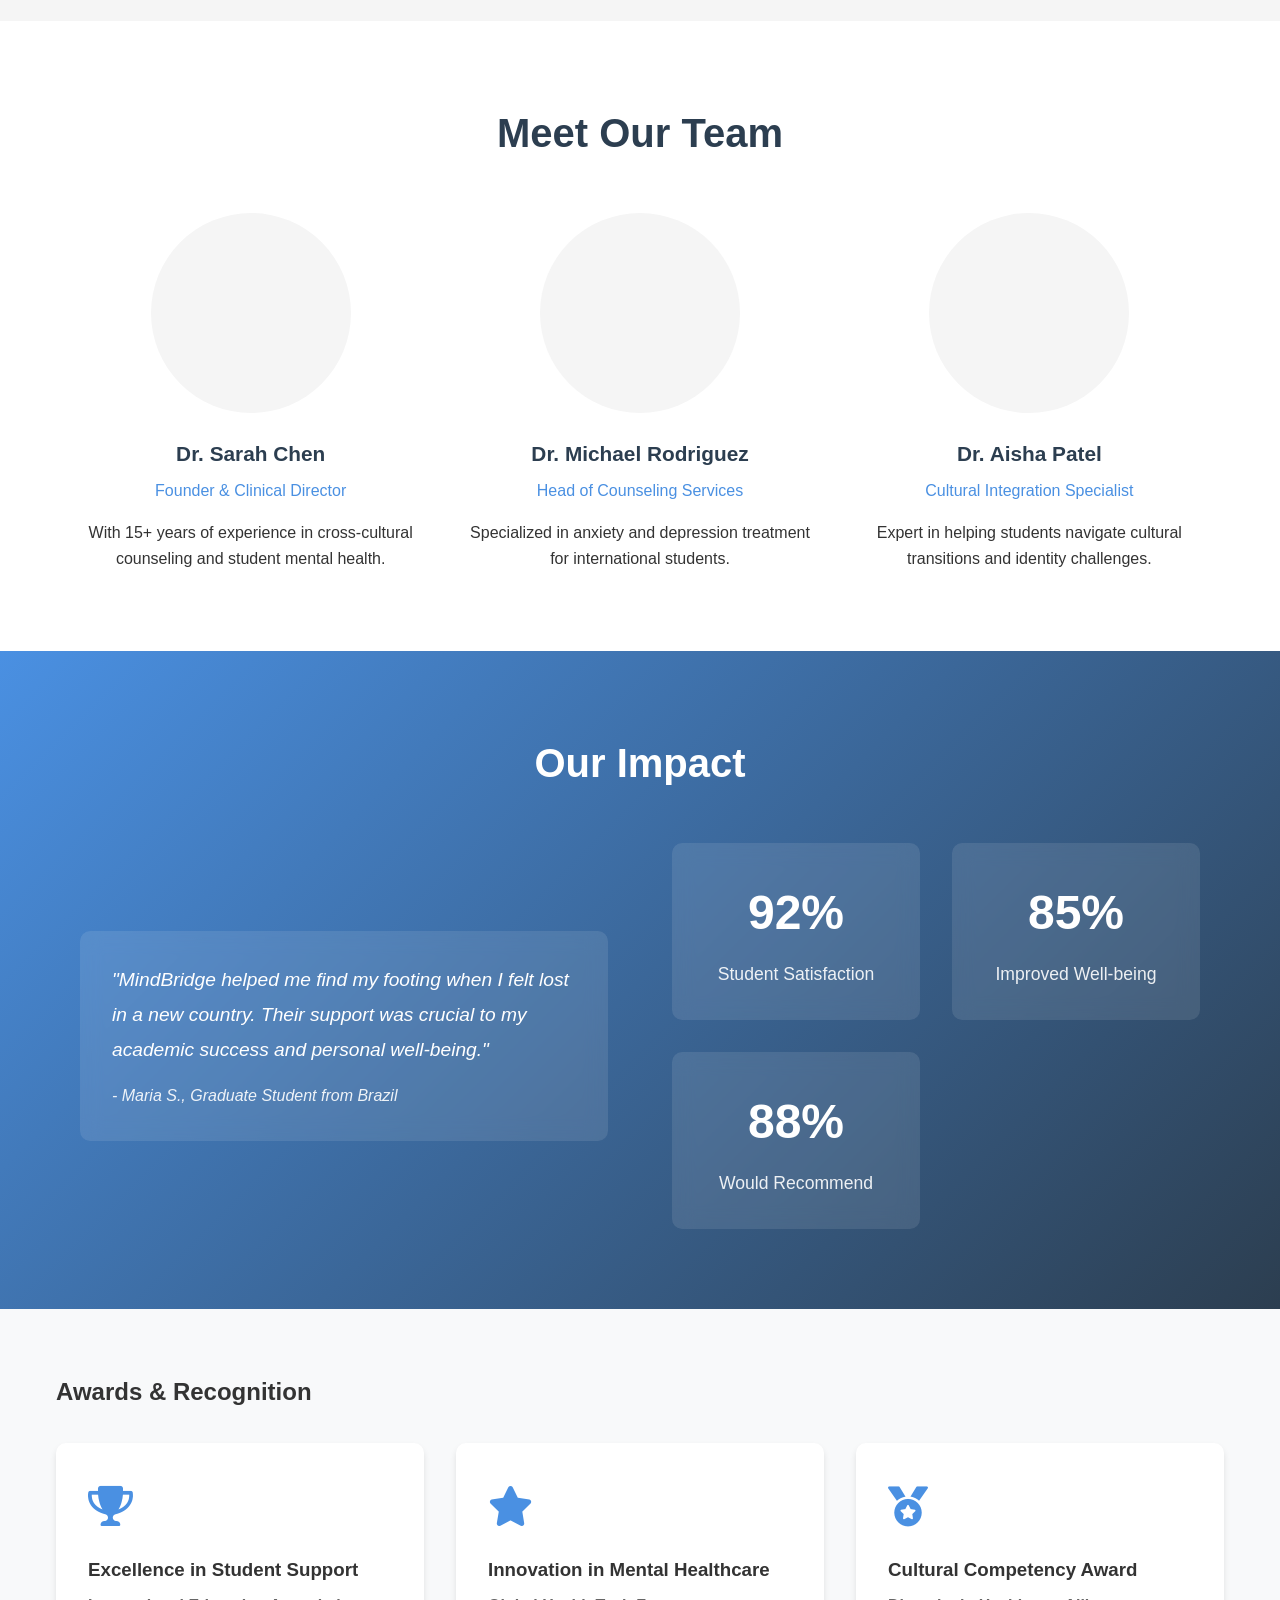
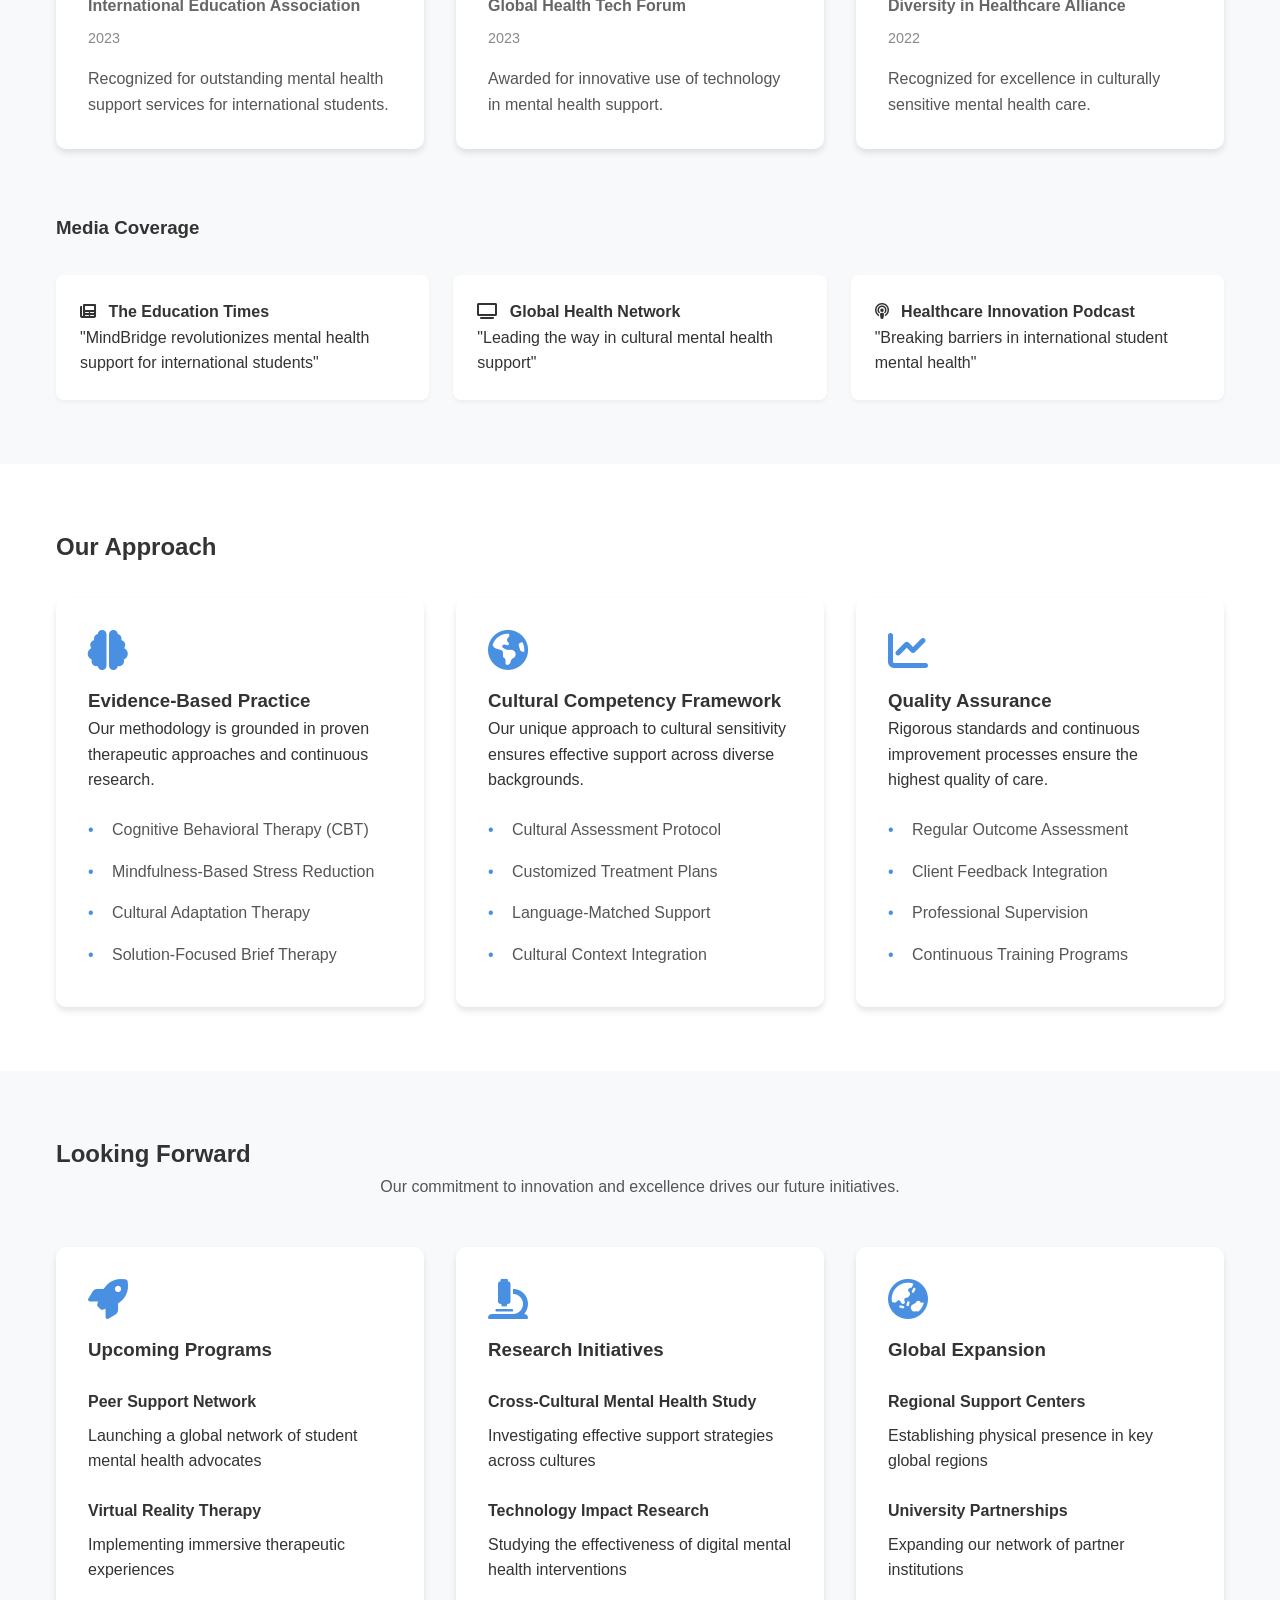
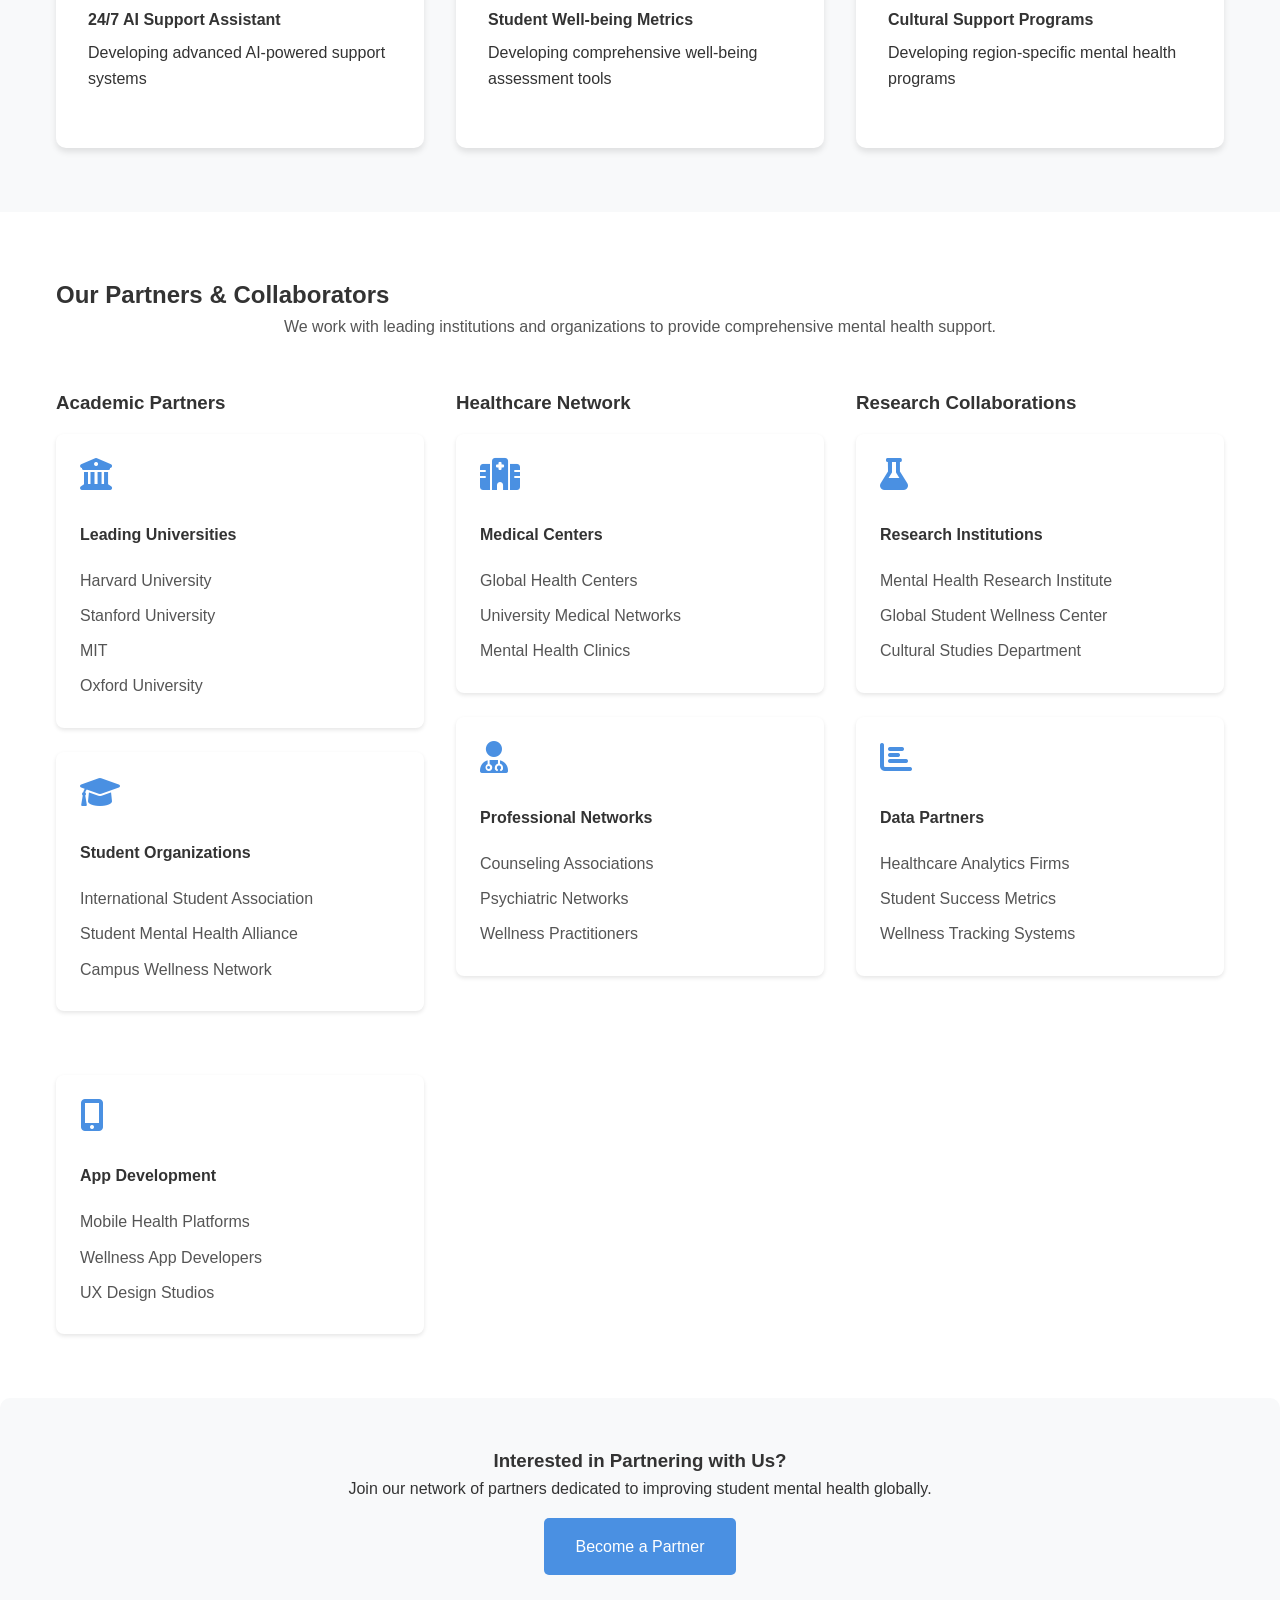
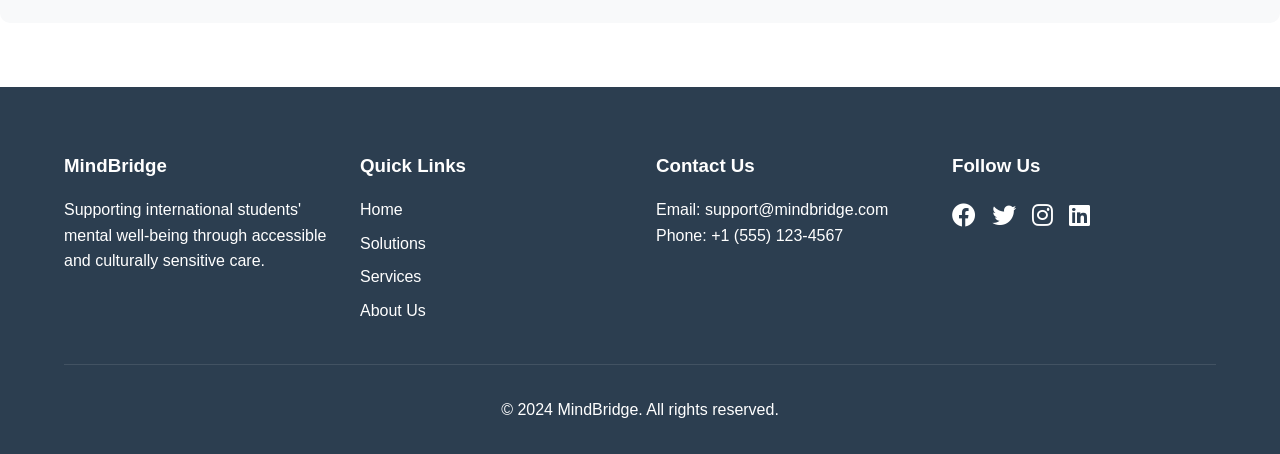
<file: about.html>
<!DOCTYPE html>
<html lang="en">
<head>
    <meta charset="UTF-8">
    <meta name="viewport" content="width=device-width, initial-scale=1.0">
    <title>About Us - MindBridge Mental Health Support</title>
    <link rel="stylesheet" href="styles.css">
    <link rel="stylesheet" href="about.css">
    <link rel="stylesheet" href="https://cdnjs.cloudflare.com/ajax/libs/font-awesome/6.0.0/css/all.min.css">
</head>
<body>
    <!-- Header Section -->
    <header>
        <nav class="navbar">
            <div class="logo">
                <a href="index.html"><img src="logo.png" alt="MindBridge Logo" class="logo-image"></a>
            </div>
            <ul class="nav-links">
                <li><a href="index.html">Home</a></li>
                <li><a href="solutions.html">Solutions</a></li>
                <li><a href="services.html">Services</a></li>
                <li><a href="request-demo.html">Request Demo</a></li>
                <li><a href="about.html" class="active">About Us</a></li>
            </ul>
            <div class="hamburger">
                <span></span>
                <span></span>
                <span></span>
            </div>
        </nav>
    </header>

    <!-- Hero Section -->
    <section class="about-hero">
        <div class="hero-content">
            <h1>Our Story</h1>
            <p>Building bridges for mental well-being across cultures</p>
        </div>
    </section>

    <!-- Mission Section -->
    <section class="mission-section">
        <div class="container">
            <div class="mission-content">
                <div class="mission-text">
                    <h2>Our Mission</h2>
                    <p>At MindBridge, we're dedicated to making mental health support accessible, culturally sensitive, and effective for international students worldwide. We understand the unique challenges of studying abroad and aim to provide the support needed to thrive in a new environment.</p>
                    <div class="mission-stats">
                        <div class="stat-item">
                            <span class="stat-number">5000+</span>
                            <span class="stat-label">Students Supported</span>
                        </div>
                        <div class="stat-item">
                            <span class="stat-number">50+</span>
                            <span class="stat-label">Partner Universities</span>
                        </div>
                        <div class="stat-item">
                            <span class="stat-number">30+</span>
                            <span class="stat-label">Countries Served</span>
                        </div>
                    </div>
                </div>
                <div class="mission-image">
                    <!-- [Client Note: Add mission image here] Image should show diverse group of students in a supportive environment -->
                </div>
            </div>
        </div>
    </section>

    <!-- Values Section -->
    <section class="values-section">
        <div class="container">
            <h2>Our Core Values</h2>
            <div class="values-grid">
                <div class="value-card">
                    <i class="fas fa-heart"></i>
                    <h3>Empathy First</h3>
                    <p>We approach every interaction with understanding and compassion, recognizing each student's unique journey.</p>
                </div>
                <div class="value-card">
                    <i class="fas fa-globe"></i>
                    <h3>Cultural Sensitivity</h3>
                    <p>We embrace and respect diverse cultural backgrounds, ensuring our support is inclusive and relevant.</p>
                </div>
                <div class="value-card">
                    <i class="fas fa-shield-alt"></i>
                    <h3>Trust & Safety</h3>
                    <p>We maintain the highest standards of confidentiality and create safe spaces for open dialogue.</p>
                </div>
                <div class="value-card">
                    <i class="fas fa-hands-helping"></i>
                    <h3>Accessible Support</h3>
                    <p>We strive to make mental health support available to all students, regardless of their circumstances.</p>
                </div>
            </div>
        </div>
    </section>

    <!-- Team Section -->
    <section class="team-section">
        <div class="container">
            <h2>Meet Our Team</h2>
            <div class="team-grid">
                <div class="team-member">
                    <div class="member-image">
                        <!-- [Client Note: Add team member image here] -->
                    </div>
                    <h3>Dr. Sarah Chen</h3>
                    <span class="role">Founder & Clinical Director</span>
                    <p>With 15+ years of experience in cross-cultural counseling and student mental health.</p>
                </div>
                <div class="team-member">
                    <div class="member-image">
                        <!-- [Client Note: Add team member image here] -->
                    </div>
                    <h3>Dr. Michael Rodriguez</h3>
                    <span class="role">Head of Counseling Services</span>
                    <p>Specialized in anxiety and depression treatment for international students.</p>
                </div>
                <div class="team-member">
                    <div class="member-image">
                        <!-- [Client Note: Add team member image here] -->
                    </div>
                    <h3>Dr. Aisha Patel</h3>
                    <span class="role">Cultural Integration Specialist</span>
                    <p>Expert in helping students navigate cultural transitions and identity challenges.</p>
                </div>
            </div>
        </div>
    </section>

    <!-- Impact Section -->
    <section class="impact-section">
        <div class="container">
            <h2>Our Impact</h2>
            <div class="impact-content">
                <div class="impact-story">
                    <blockquote>
                        "MindBridge helped me find my footing when I felt lost in a new country. Their support was crucial to my academic success and personal well-being."
                    </blockquote>
                    <cite>- Maria S., Graduate Student from Brazil</cite>
                </div>
                <div class="impact-metrics">
                    <div class="metric">
                        <span class="metric-number">92%</span>
                        <span class="metric-label">Student Satisfaction</span>
                    </div>
                    <div class="metric">
                        <span class="metric-number">85%</span>
                        <span class="metric-label">Improved Well-being</span>
                    </div>
                    <div class="metric">
                        <span class="metric-number">88%</span>
                        <span class="metric-label">Would Recommend</span>
                    </div>
                </div>
            </div>
        </div>
    </section>

    <!-- Awards Section -->
    <section class="awards-section">
        <div class="container">
            <h2>Awards & Recognition</h2>
            <div class="awards-grid">
                <div class="award-card">
                    <div class="award-icon">
                        <i class="fas fa-trophy"></i>
                    </div>
                    <h3>Excellence in Student Support</h3>
                    <p class="award-org">International Education Association</p>
                    <p class="award-year">2023</p>
                    <p class="award-desc">Recognized for outstanding mental health support services for international students.</p>
                </div>
                <div class="award-card">
                    <div class="award-icon">
                        <i class="fas fa-star"></i>
                    </div>
                    <h3>Innovation in Mental Healthcare</h3>
                    <p class="award-org">Global Health Tech Forum</p>
                    <p class="award-year">2023</p>
                    <p class="award-desc">Awarded for innovative use of technology in mental health support.</p>
                </div>
                <div class="award-card">
                    <div class="award-icon">
                        <i class="fas fa-medal"></i>
                    </div>
                    <h3>Cultural Competency Award</h3>
                    <p class="award-org">Diversity in Healthcare Alliance</p>
                    <p class="award-year">2022</p>
                    <p class="award-desc">Recognized for excellence in culturally sensitive mental health care.</p>
                </div>
            </div>
            <div class="media-coverage">
                <h3>Media Coverage</h3>
                <div class="media-grid">
                    <div class="media-item">
                        <i class="fas fa-newspaper"></i>
                        <span class="media-source">The Education Times</span>
                        <p>"MindBridge revolutionizes mental health support for international students"</p>
                    </div>
                    <div class="media-item">
                        <i class="fas fa-tv"></i>
                        <span class="media-source">Global Health Network</span>
                        <p>"Leading the way in cultural mental health support"</p>
                    </div>
                    <div class="media-item">
                        <i class="fas fa-podcast"></i>
                        <span class="media-source">Healthcare Innovation Podcast</span>
                        <p>"Breaking barriers in international student mental health"</p>
                    </div>
                </div>
            </div>
        </div>
    </section>

    <!-- Approach Section -->
    <section class="approach-section">
        <div class="container">
            <h2>Our Approach</h2>
            <div class="approach-grid">
                <div class="approach-card">
                    <i class="fas fa-brain"></i>
                    <h3>Evidence-Based Practice</h3>
                    <p>Our methodology is grounded in proven therapeutic approaches and continuous research.</p>
                    <ul class="approach-list">
                        <li>Cognitive Behavioral Therapy (CBT)</li>
                        <li>Mindfulness-Based Stress Reduction</li>
                        <li>Cultural Adaptation Therapy</li>
                        <li>Solution-Focused Brief Therapy</li>
                    </ul>
                </div>
                <div class="approach-card">
                    <i class="fas fa-globe-americas"></i>
                    <h3>Cultural Competency Framework</h3>
                    <p>Our unique approach to cultural sensitivity ensures effective support across diverse backgrounds.</p>
                    <ul class="approach-list">
                        <li>Cultural Assessment Protocol</li>
                        <li>Customized Treatment Plans</li>
                        <li>Language-Matched Support</li>
                        <li>Cultural Context Integration</li>
                    </ul>
                </div>
                <div class="approach-card">
                    <i class="fas fa-chart-line"></i>
                    <h3>Quality Assurance</h3>
                    <p>Rigorous standards and continuous improvement processes ensure the highest quality of care.</p>
                    <ul class="approach-list">
                        <li>Regular Outcome Assessment</li>
                        <li>Client Feedback Integration</li>
                        <li>Professional Supervision</li>
                        <li>Continuous Training Programs</li>
                    </ul>
                </div>
            </div>
        </div>
    </section>

    <!-- Future Vision Section -->
    <section class="vision-section">
        <div class="container">
            <h2>Looking Forward</h2>
            <p class="vision-intro">Our commitment to innovation and excellence drives our future initiatives.</p>
            <div class="vision-grid">
                <div class="vision-card">
                    <i class="fas fa-rocket"></i>
                    <h3>Upcoming Programs</h3>
                    <div class="vision-content">
                        <ul class="vision-list">
                            <li>
                                <span class="initiative-name">Peer Support Network</span>
                                <p>Launching a global network of student mental health advocates</p>
                            </li>
                            <li>
                                <span class="initiative-name">Virtual Reality Therapy</span>
                                <p>Implementing immersive therapeutic experiences</p>
                            </li>
                            <li>
                                <span class="initiative-name">24/7 AI Support Assistant</span>
                                <p>Developing advanced AI-powered support systems</p>
                            </li>
                        </ul>
                    </div>
                </div>
                <div class="vision-card">
                    <i class="fas fa-microscope"></i>
                    <h3>Research Initiatives</h3>
                    <div class="vision-content">
                        <ul class="vision-list">
                            <li>
                                <span class="initiative-name">Cross-Cultural Mental Health Study</span>
                                <p>Investigating effective support strategies across cultures</p>
                            </li>
                            <li>
                                <span class="initiative-name">Technology Impact Research</span>
                                <p>Studying the effectiveness of digital mental health interventions</p>
                            </li>
                            <li>
                                <span class="initiative-name">Student Well-being Metrics</span>
                                <p>Developing comprehensive well-being assessment tools</p>
                            </li>
                        </ul>
                    </div>
                </div>
                <div class="vision-card">
                    <i class="fas fa-globe-asia"></i>
                    <h3>Global Expansion</h3>
                    <div class="vision-content">
                        <ul class="vision-list">
                            <li>
                                <span class="initiative-name">Regional Support Centers</span>
                                <p>Establishing physical presence in key global regions</p>
                            </li>
                            <li>
                                <span class="initiative-name">University Partnerships</span>
                                <p>Expanding our network of partner institutions</p>
                            </li>
                            <li>
                                <span class="initiative-name">Cultural Support Programs</span>
                                <p>Developing region-specific mental health programs</p>
                            </li>
                        </ul>
                    </div>
                </div>
            </div>
        </div>
    </section>

    <!-- Partnerships Section -->
    <section class="partnerships-section">
        <div class="container">
            <h2>Our Partners & Collaborators</h2>
            <p class="partnerships-intro">We work with leading institutions and organizations to provide comprehensive mental health support.</p>
            
            <div class="partnerships-grid">
                <div class="partnership-category">
                    <h3>Academic Partners</h3>
                    <div class="partner-list">
                        <div class="partner-item">
                            <i class="fas fa-university"></i>
                            <h4>Leading Universities</h4>
                            <ul>
                                <li>Harvard University</li>
                                <li>Stanford University</li>
                                <li>MIT</li>
                                <li>Oxford University</li>
                            </ul>
                        </div>
                        <div class="partner-item">
                            <i class="fas fa-graduation-cap"></i>
                            <h4>Student Organizations</h4>
                            <ul>
                                <li>International Student Association</li>
                                <li>Student Mental Health Alliance</li>
                                <li>Campus Wellness Network</li>
                            </ul>
                        </div>
                    </div>
                </div>

                <div class="partnership-category">
                    <h3>Healthcare Network</h3>
                    <div class="partner-list">
                        <div class="partner-item">
                            <i class="fas fa-hospital"></i>
                            <h4>Medical Centers</h4>
                            <ul>
                                <li>Global Health Centers</li>
                                <li>University Medical Networks</li>
                                <li>Mental Health Clinics</li>
                            </ul>
                        </div>
                        <div class="partner-item">
                            <i class="fas fa-user-md"></i>
                            <h4>Professional Networks</h4>
                            <ul>
                                <li>Counseling Associations</li>
                                <li>Psychiatric Networks</li>
                                <li>Wellness Practitioners</li>
                            </ul>
                        </div>
                    </div>
                </div>

                <div class="partnership-category">
                    <h3>Research Collaborations</h3>
                    <div class="partner-list">
                        <div class="partner-item">
                            <i class="fas fa-flask"></i>
                            <h4>Research Institutions</h4>
                            <ul>
                                <li>Mental Health Research Institute</li>
                                <li>Global Student Wellness Center</li>
                                <li>Cultural Studies Department</li>
                            </ul>
                        </div>
                        <div class="partner-item">
                            <i class="fas fa-chart-bar"></i>
                            <h4>Data Partners</h4>
                            <ul>
                                <li>Healthcare Analytics Firms</li>
                                <li>Student Success Metrics</li>
                                <li>Wellness Tracking Systems</li>
                            </ul>
                        </div>
                    </div>
                </div>

               
                        <div class="partner-item">
                            <i class="fas fa-mobile-alt"></i>
                            <h4>App Development</h4>
                            <ul>
                                <li>Mobile Health Platforms</li>
                                <li>Wellness App Developers</li>
                                <li>UX Design Studios</li>
                            </ul>
                        </div>
                    </div>
                </div>
            </div>

            <div class="partnership-cta">
                <h3>Interested in Partnering with Us?</h3>
                <p>Join our network of partners dedicated to improving student mental health globally.</p>
                <a href="request-demo.html" class="cta-button">Become a Partner</a>
            </div>
        </div>
    </section>

    <!-- Footer -->
    <footer>
        <div class="footer-content">
            <div class="footer-section">
                <h3>MindBridge</h3>
                <p>Supporting international students' mental well-being through accessible and culturally sensitive care.</p>
            </div>
            <div class="footer-section">
                <h3>Quick Links</h3>
                <ul>
                    <li><a href="index.html">Home</a></li>
                    <li><a href="solutions.html">Solutions</a></li>
                    <li><a href="services.html">Services</a></li>
                    <li><a href="about.html">About Us</a></li>
                </ul>
            </div>
            <div class="footer-section">
                <h3>Contact Us</h3>
                <p>Email: support@mindbridge.com</p>
                <p>Phone: +1 (555) 123-4567</p>
            </div>
            <div class="footer-section">
                <h3>Follow Us</h3>
                <div class="social-links">
                    <a href="#"><i class="fab fa-facebook"></i></a>
                    <a href="#"><i class="fab fa-twitter"></i></a>
                    <a href="#"><i class="fab fa-instagram"></i></a>
                    <a href="#"><i class="fab fa-linkedin"></i></a>
                </div>
            </div>
        </div>
        <div class="footer-bottom">
            <p>&copy; 2024 MindBridge. All rights reserved.</p>
        </div>
    </footer>

    <script src="script.js"></script>
</body>
</html>
</file>
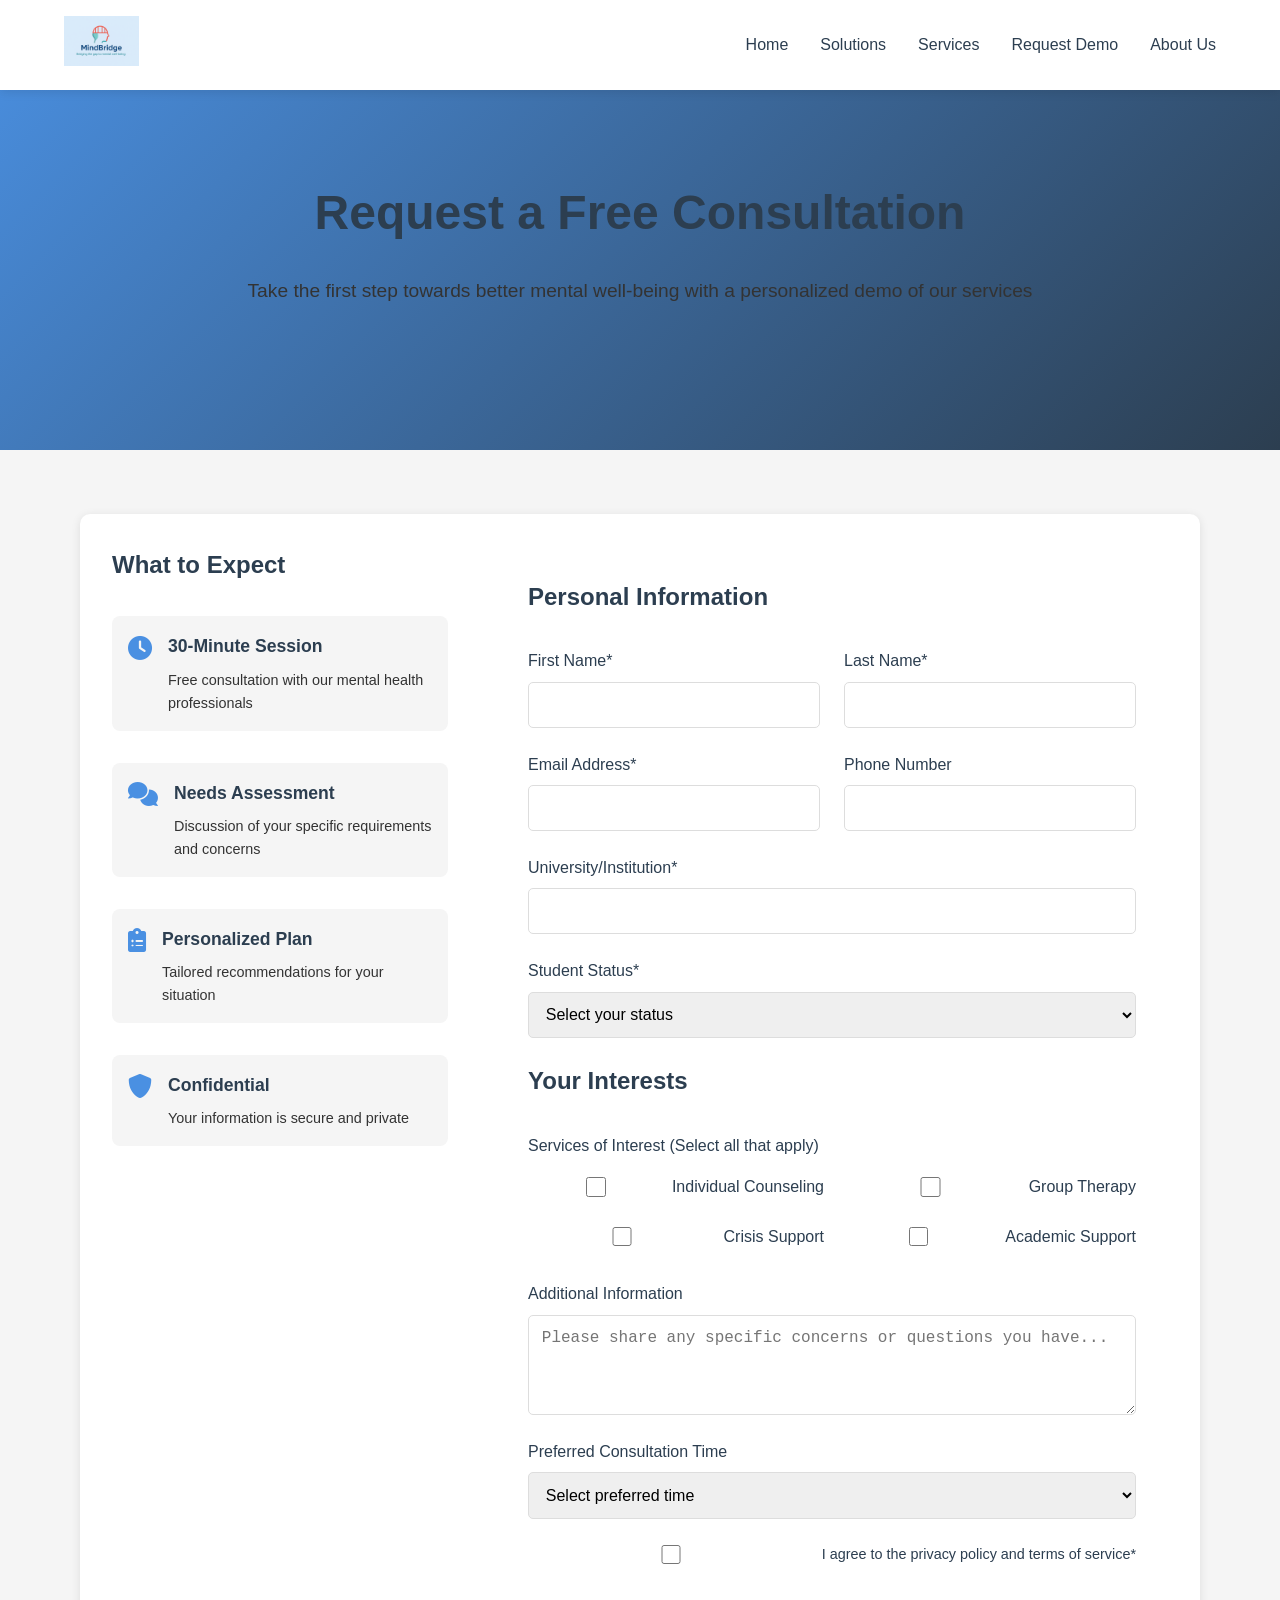
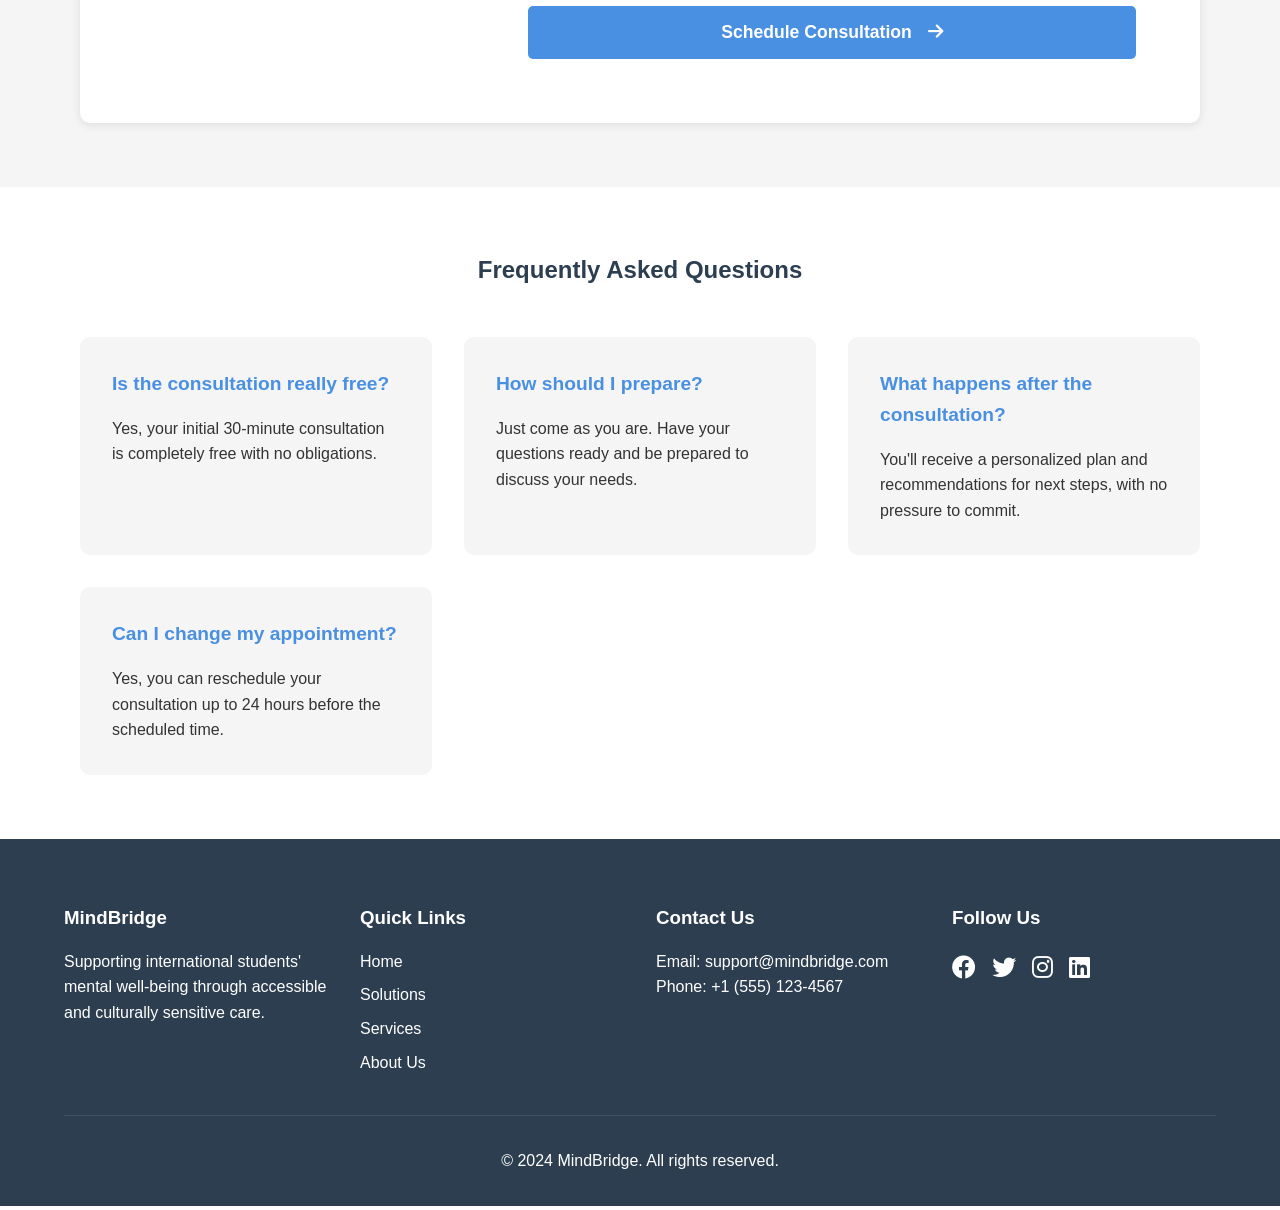
<file: request-demo.html>
<!DOCTYPE html>
<html lang="en">
<head>
    <meta charset="UTF-8">
    <meta name="viewport" content="width=device-width, initial-scale=1.0">
    <title>Request Demo - MindBridge Mental Health Support</title>
    <link rel="stylesheet" href="styles.css">
    <link rel="stylesheet" href="request-demo.css">
    <link rel="stylesheet" href="https://cdnjs.cloudflare.com/ajax/libs/font-awesome/6.0.0/css/all.min.css">
</head>
<body>
    <!-- Header Section -->
    <header>
        <nav class="navbar">
            <div class="logo">
                <!-- [Client Note: Add logo image here] Logo should be 200x50px with text "MindBridge" -->
                <a href="index.html"><img src="logo.png" alt="MindBridge Logo" class="logo-image"></a>
            </div>
            <ul class="nav-links">
                <li><a href="index.html">Home</a></li>
                <li><a href="solutions.html">Solutions</a></li>
                <li><a href="services.html">Services</a></li>
                <li><a href="request-demo.html" class="active">Request Demo</a></li>
                <li><a href="about.html">About Us</a></li>
            </ul>
            <div class="hamburger">
                <span></span>
                <span></span>
                <span></span>
            </div>
        </nav>
    </header>

    <!-- Demo Request Hero Section -->
    <section class="hero demo-hero">
        <div class="hero-content">
            <h1>Request a Free Consultation</h1>
            <p>Take the first step towards better mental well-being with a personalized demo of our services</p>
        </div>
    </section>

    <!-- Main Form Section -->
    <section class="demo-form-section">
        <div class="container">
            <div class="form-container">
                <div class="form-info">
                    <h2>What to Expect</h2>
                    <ul class="expectation-list">
                        <li>
                            <i class="fas fa-clock"></i>
                            <div>
                                <h3>30-Minute Session</h3>
                                <p>Free consultation with our mental health professionals</p>
                            </div>
                        </li>
                        <li>
                            <i class="fas fa-comments"></i>
                            <div>
                                <h3>Needs Assessment</h3>
                                <p>Discussion of your specific requirements and concerns</p>
                            </div>
                        </li>
                        <li>
                            <i class="fas fa-clipboard-list"></i>
                            <div>
                                <h3>Personalized Plan</h3>
                                <p>Tailored recommendations for your situation</p>
                            </div>
                        </li>
                        <li>
                            <i class="fas fa-shield-alt"></i>
                            <div>
                                <h3>Confidential</h3>
                                <p>Your information is secure and private</p>
                            </div>
                        </li>
                    </ul>
                </div>

                <form id="demo-request-form" class="demo-form" action="process_form.php" method="POST">
                    <h2>Personal Information</h2>
                    
                    <div class="form-group">
                        <div class="input-group">
                            <label for="firstName">First Name*</label>
                            <input type="text" id="firstName" name="firstName" required>
                        </div>
                        <div class="input-group">
                            <label for="lastName">Last Name*</label>
                            <input type="text" id="lastName" name="lastName" required>
                        </div>
                    </div>

                    <div class="form-group">
                        <div class="input-group">
                            <label for="email">Email Address*</label>
                            <input type="email" id="email" name="email" required>
                        </div>
                        <div class="input-group">
                            <label for="phone">Phone Number</label>
                            <input type="tel" id="phone" name="phone">
                        </div>
                    </div>

                    <div class="form-group full-width">
                        <div class="input-group">
                            <label for="university">University/Institution*</label>
                            <input type="text" id="university" name="university" required>
                        </div>
                    </div>

                    <div class="form-group full-width">
                        <div class="input-group">
                            <label for="studentStatus">Student Status*</label>
                            <select id="studentStatus" name="studentStatus" required>
                                <option value="">Select your status</option>
                                <option value="undergraduate">Undergraduate</option>
                                <option value="graduate">Graduate</option>
                                <option value="phd">PhD</option>
                                <option value="exchange">Exchange Student</option>
                                <option value="other">Other</option>
                            </select>
                        </div>
                    </div>

                    <h2>Your Interests</h2>
                    
                    <div class="form-group full-width">
                        <div class="input-group">
                            <label>Services of Interest (Select all that apply)</label>
                            <div class="checkbox-group">
                                <label class="checkbox-label">
                                    <input type="checkbox" name="services[]" value="individual">
                                    Individual Counseling
                                </label>
                                <label class="checkbox-label">
                                    <input type="checkbox" name="services[]" value="group">
                                    Group Therapy
                                </label>
                                <label class="checkbox-label">
                                    <input type="checkbox" name="services[]" value="crisis">
                                    Crisis Support
                                </label>
                                <label class="checkbox-label">
                                    <input type="checkbox" name="services[]" value="academic">
                                    Academic Support
                                </label>
                            </div>
                        </div>
                    </div>

                    <div class="form-group full-width">
                        <div class="input-group">
                            <label for="message">Additional Information</label>
                            <textarea id="message" name="message" rows="4" placeholder="Please share any specific concerns or questions you have..."></textarea>
                        </div>
                    </div>

                    <div class="form-group full-width">
                        <div class="input-group">
                            <label for="preferredTime">Preferred Consultation Time</label>
                            <select id="preferredTime" name="preferredTime">
                                <option value="">Select preferred time</option>
                                <option value="morning">Morning (9AM - 12PM)</option>
                                <option value="afternoon">Afternoon (12PM - 5PM)</option>
                                <option value="evening">Evening (5PM - 8PM)</option>
                            </select>
                        </div>
                    </div>

                    <div class="form-group full-width">
                        <div class="input-group">
                            <label class="checkbox-label privacy-label">
                                <input type="checkbox" name="privacy" required>
                                I agree to the privacy policy and terms of service*
                            </label>
                        </div>
                    </div>

                    <div class="form-submit">
                        <button type="submit" class="submit-btn">
                            <span>Schedule Consultation</span>
                            <i class="fas fa-arrow-right"></i>
                        </button>
                    </div>
                </form>
            </div>
        </div>
    </section>

    <!-- FAQ Section -->
    <section class="demo-faq">
        <div class="container">
            <h2>Frequently Asked Questions</h2>
            <div class="faq-grid">
                <div class="faq-item">
                    <h3>Is the consultation really free?</h3>
                    <p>Yes, your initial 30-minute consultation is completely free with no obligations.</p>
                </div>
                <div class="faq-item">
                    <h3>How should I prepare?</h3>
                    <p>Just come as you are. Have your questions ready and be prepared to discuss your needs.</p>
                </div>
                <div class="faq-item">
                    <h3>What happens after the consultation?</h3>
                    <p>You'll receive a personalized plan and recommendations for next steps, with no pressure to commit.</p>
                </div>
                <div class="faq-item">
                    <h3>Can I change my appointment?</h3>
                    <p>Yes, you can reschedule your consultation up to 24 hours before the scheduled time.</p>
                </div>
            </div>
        </div>
    </section>

    <!-- Footer -->
    <footer>
        <div class="footer-content">
            <div class="footer-section">
                <h3>MindBridge</h3>
                <p>Supporting international students' mental well-being through accessible and culturally sensitive care.</p>
            </div>
            <div class="footer-section">
                <h3>Quick Links</h3>
                <ul>
                    <li><a href="index.html">Home</a></li>
                    <li><a href="solutions.html">Solutions</a></li>
                    <li><a href="services.html">Services</a></li>
                    <li><a href="about.html">About Us</a></li>
                </ul>
            </div>
            <div class="footer-section">
                <h3>Contact Us</h3>
                <p>Email: support@mindbridge.com</p>
                <p>Phone: +1 (555) 123-4567</p>
            </div>
            <div class="footer-section">
                <h3>Follow Us</h3>
                <div class="social-links">
                    <a href="#"><i class="fab fa-facebook"></i></a>
                    <a href="#"><i class="fab fa-twitter"></i></a>
                    <a href="#"><i class="fab fa-instagram"></i></a>
                    <a href="#"><i class="fab fa-linkedin"></i></a>
                </div>
            </div>
        </div>
        <div class="footer-bottom">
            <p>&copy; 2024 MindBridge. All rights reserved.</p>
        </div>
    </footer>

    <script src="script.js"></script>
</body>
</html>
</file>
<file: styles.css>
/* Reset and Base Styles */
* {
    margin: 0;
    padding: 0;
    box-sizing: border-box;
}

:root {
    --primary-color: #4A90E2;
    --secondary-color: #2C3E50;
    --accent-color: #E74C3C;
    --text-color: #333;
    --light-gray: #f5f5f5;
    --white: #ffffff;
    --shadow: 0 2px 10px rgba(0, 0, 0, 0.1);
}

body {
    font-family: 'Segoe UI', Tahoma, Geneva, Verdana, sans-serif;
    line-height: 1.6;
    color: var(--text-color);
}

/* Header and Navigation */
.navbar {
    display: flex;
    justify-content: space-between;
    align-items: center;
    padding: 1rem 5%;
    background: var(--white);
    box-shadow: var(--shadow);
    position: fixed;
    width: 100%;
    top: 0;
    z-index: 1000;
}

.logo {
    display: flex;
    align-items: center;
}

.logo-image {
    height: 50px;
    max-width: 200px;
    object-fit: contain;
}

.logo h1 {
    color: var(--primary-color);
    font-size: 1.8rem;
}

.nav-links {
    display: flex;
    list-style: none;
    gap: 2rem;
}

.nav-links a {
    text-decoration: none;
    color: var(--secondary-color);
    font-weight: 500;
    transition: color 0.3s ease;
}

.nav-links a:hover {
    color: var(--primary-color);
}

.nav-links a.active {
    color: var(--primary-color);
}

/* Hero Section */
.hero {
    padding: 8rem 5% 4rem;
    background: linear-gradient(135deg, #f5f7fa 0%, #c3cfe2 100%);
    min-height: 80vh;
    display: flex;
    align-items: center;
}

.hero-content {
    max-width: 800px;
    margin: 0 auto;
    text-align: center;
}

.hero-content h1 {
    font-size: 3rem;
    margin-bottom: 1.5rem;
    color: var(--secondary-color);
}

.hero-content p {
    font-size: 1.2rem;
    margin-bottom: 2rem;
    color: var(--text-color);
}

/* CTA Buttons */
.cta-buttons {
    display: flex;
    gap: 1rem;
    justify-content: center;
}

.cta-primary, .cta-secondary {
    padding: 0.8rem 2rem;
    border-radius: 5px;
    text-decoration: none;
    font-weight: 600;
    transition: transform 0.3s ease;
}

.cta-primary {
    background: var(--primary-color);
    color: var(--white);
}

.cta-secondary {
    background: var(--white);
    color: var(--primary-color);
    border: 2px solid var(--primary-color);
}

.cta-primary:hover, .cta-secondary:hover {
    transform: translateY(-2px);
}

/* Statistics Section */
.statistics {
    padding: 4rem 5%;
    background: var(--white);
    text-align: center;
}

.statistics h2 {
    margin-bottom: 3rem;
    color: var(--secondary-color);
}

.stats-container {
    display: grid;
    grid-template-columns: repeat(auto-fit, minmax(250px, 1fr));
    gap: 2rem;
    max-width: 1200px;
    margin: 0 auto;
}

.stat-card {
    padding: 2rem;
    background: var(--light-gray);
    border-radius: 10px;
    transition: transform 0.3s ease;
}

.stat-card:hover {
    transform: translateY(-5px);
}

.stat-card i {
    font-size: 2.5rem;
    color: var(--primary-color);
    margin-bottom: 1rem;
}

.stat-card h3 {
    font-size: 2rem;
    color: var(--accent-color);
    margin-bottom: 0.5rem;
}

/* Services Preview */
.services-preview {
    padding: 4rem 5%;
    background: var(--light-gray);
}

.services-preview h2 {
    text-align: center;
    margin-bottom: 3rem;
}

.services-grid {
    display: grid;
    grid-template-columns: repeat(auto-fit, minmax(250px, 1fr));
    gap: 2rem;
    max-width: 1200px;
    margin: 0 auto;
}

.service-card {
    background: var(--white);
    padding: 2rem;
    border-radius: 10px;
    box-shadow: var(--shadow);
    text-align: center;
    transition: transform 0.3s ease;
}

.service-card:hover {
    transform: translateY(-5px);
}

.service-card i {
    font-size: 2rem;
    color: var(--primary-color);
    margin-bottom: 1rem;
}

/* CTA Section */
.cta-section {
    padding: 4rem 5%;
    background: linear-gradient(135deg, var(--primary-color) 0%, var(--secondary-color) 100%);
    color: var(--white);
    text-align: center;
}

.cta-content {
    max-width: 800px;
    margin: 0 auto;
}

.cta-content h2 {
    margin-bottom: 1rem;
}

.cta-content p {
    margin-bottom: 2rem;
}

/* Footer */
footer {
    background: var(--secondary-color);
    color: var(--white);
    padding: 4rem 5% 2rem;
}

.footer-content {
    display: grid;
    grid-template-columns: repeat(auto-fit, minmax(200px, 1fr));
    gap: 2rem;
    max-width: 1200px;
    margin: 0 auto;
}

.footer-section h3 {
    margin-bottom: 1rem;
}

.footer-section ul {
    list-style: none;
}

.footer-section ul li {
    margin-bottom: 0.5rem;
}

.footer-section a {
    color: var(--white);
    text-decoration: none;
    transition: color 0.3s ease;
}

.footer-section a:hover {
    color: var(--primary-color);
}

.social-links {
    display: flex;
    gap: 1rem;
}

.social-links a {
    color: var(--white);
    font-size: 1.5rem;
    transition: color 0.3s ease;
}

.social-links a:hover {
    color: var(--primary-color);
}

.footer-bottom {
    text-align: center;
    margin-top: 2rem;
    padding-top: 2rem;
    border-top: 1px solid rgba(255, 255, 255, 0.1);
}

/* Hamburger Menu (Mobile) */
.hamburger {
    display: none;
    flex-direction: column;
    gap: 5px;
    cursor: pointer;
}

.hamburger span {
    width: 25px;
    height: 3px;
    background: var(--secondary-color);
    transition: all 0.3s ease;
}

/* Responsive Design */
@media (max-width: 768px) {
    .hamburger {
        display: flex;
    }

    .nav-links {
        display: none;
        position: absolute;
        top: 100%;
        left: 0;
        width: 100%;
        background: var(--white);
        flex-direction: column;
        padding: 1rem;
        text-align: center;
    }

    .nav-links.active {
        display: flex;
    }

    .hero-content h1 {
        font-size: 2rem;
    }

    .cta-buttons {
        flex-direction: column;
    }

    .stats-container, .services-grid {
        grid-template-columns: 1fr;
    }
}

/* Animations */
@keyframes fadeIn {
    from {
        opacity: 0;
        transform: translateY(20px);
    }
    to {
        opacity: 1;
        transform: translateY(0);
    }
}

.hero-content, .stat-card, .service-card {
    animation: fadeIn 1s ease-out;
}

/* Solutions Page Specific Styles */
.solutions-hero {
    background: linear-gradient(135deg, #2C3E50 0%, #3498db 100%);
    color: var(--white);
}

.solutions-hero .hero-content h1,
.solutions-hero .hero-content p {
    color: var(--white);
}

.solutions-main {
    padding: 4rem 5%;
    background: var(--white);
}

.container {
    max-width: 1200px;
    margin: 0 auto;
    padding: 0 1rem;
}

.solutions-main h2 {
    text-align: center;
    margin-bottom: 3rem;
    color: var(--secondary-color);
}

.solutions-grid {
    display: grid;
    grid-template-columns: repeat(auto-fit, minmax(300px, 1fr));
    gap: 2rem;
    margin-bottom: 4rem;
}

.solution-card {
    background: var(--white);
    border-radius: 10px;
    box-shadow: var(--shadow);
    padding: 2rem;
    text-align: center;
    transition: transform 0.3s ease;
    position: relative;
    border: 1px solid #eee;
}

.solution-card:hover {
    transform: translateY(-10px);
}

.solution-card.featured {
    border: 2px solid var(--primary-color);
    transform: scale(1.05);
}

.solution-card.featured:hover {
    transform: scale(1.05) translateY(-10px);
}

.featured-tag {
    position: absolute;
    top: -12px;
    right: 20px;
    background: var(--primary-color);
    color: white;
    padding: 4px 12px;
    border-radius: 20px;
    font-size: 0.8rem;
    font-weight: bold;
}

.solution-header {
    margin-bottom: 2rem;
}

.solution-header i {
    font-size: 2.5rem;
    color: var(--primary-color);
    margin-bottom: 1rem;
}

.solution-header h3 {
    color: var(--secondary-color);
    margin-bottom: 0.5rem;
}

.price {
    font-size: 1.8rem;
    font-weight: bold;
    color: var(--accent-color);
}

.solution-features {
    margin-bottom: 2rem;
}

.solution-features ul {
    list-style: none;
    text-align: left;
}

.solution-features li {
    margin-bottom: 1rem;
    display: flex;
    align-items: center;
}

.solution-features li i {
    color: var(--primary-color);
    margin-right: 10px;
}

/* Features Section */
.features-section {
    padding: 4rem 5%;
    background: var(--light-gray);
}

.features-grid {
    display: grid;
    grid-template-columns: repeat(auto-fit, minmax(250px, 1fr));
    gap: 2rem;
}

.feature-card {
    background: var(--white);
    padding: 2rem;
    border-radius: 10px;
    text-align: center;
    box-shadow: var(--shadow);
    transition: transform 0.3s ease;
}

.feature-card:hover {
    transform: translateY(-5px);
}

.feature-card i {
    font-size: 2.5rem;
    color: var(--primary-color);
    margin-bottom: 1rem;
}

.feature-card h3 {
    color: var(--secondary-color);
    margin-bottom: 1rem;
}

/* FAQ Section */
.faq-section {
    padding: 4rem 5%;
    background: var(--white);
}

.faq-grid {
    display: grid;
    grid-template-columns: repeat(auto-fit, minmax(300px, 1fr));
    gap: 2rem;
}

.faq-item {
    background: var(--light-gray);
    padding: 2rem;
    border-radius: 10px;
    transition: transform 0.3s ease;
}

.faq-item:hover {
    transform: translateY(-5px);
}

.faq-item h3 {
    color: var(--secondary-color);
    margin-bottom: 1rem;
    font-size: 1.2rem;
}

/* Responsive Design for Solutions Page */
@media (max-width: 768px) {
    .solutions-grid {
        grid-template-columns: 1fr;
    }

    .solution-card.featured {
        transform: scale(1);
    }

    .solution-card.featured:hover {
        transform: translateY(-10px);
    }

    .features-grid,
    .faq-grid {
        grid-template-columns: 1fr;
    }
}

/* Australian Mental Health Challenges Section */
.australia-challenges {
    padding: 4rem 2rem;
    background-color: #f8f9fa;
}

.australia-challenges h2 {
    text-align: center;
    margin-bottom: 3rem;
    color: #2c3e50;
}

.challenges-container {
    display: flex;
    justify-content: space-between;
    gap: 2rem;
    flex-wrap: wrap;
    max-width: 1200px;
    margin: 0 auto;
}

.challenge-column {
    flex: 1;
    min-width: 300px;
    background: white;
    padding: 2rem;
    border-radius: 10px;
    box-shadow: 0 4px 6px rgba(0, 0, 0, 0.1);
}

.challenge-column h3 {
    color: #3498db;
    margin-bottom: 1.5rem;
    text-align: center;
}

.challenge-list,
.factors-list,
.solutions-list {
    list-style: none;
    padding: 0;
}

.challenge-list li,
.factors-list li,
.solutions-list li {
    margin-bottom: 1rem;
    display: flex;
    align-items: center;
    gap: 1rem;
}

.challenge-list i,
.factors-list i,
.solutions-list i {
    color: #3498db;
    width: 20px;
}

.action-note {
    text-align: center;
    margin-top: 3rem;
    padding: 2rem;
    background: #e3f2fd;
    border-radius: 10px;
    max-width: 800px;
    margin-left: auto;
    margin-right: auto;
}

.action-note p {
    margin-bottom: 1.5rem;
    font-size: 1.1rem;
    color: #2c3e50;
}

.learn-more-btn {
    display: inline-block;
    padding: 0.8rem 1.5rem;
    background-color: #3498db;
    color: white;
    text-decoration: none;
    border-radius: 5px;
    transition: background-color 0.3s ease;
}

.learn-more-btn:hover {
    background-color: #2980b9;
}

/* Responsive Design */
@media (max-width: 768px) {
    .challenges-container {
        flex-direction: column;
    }
    
    .challenge-column {
        min-width: 100%;
    }
}

/* Mental Health Importance Section */
.mental-health-importance {
    padding: 4rem 5%;
    background: var(--white);
}

.importance-content {
    max-width: 1200px;
    margin: 0 auto;
}

.importance-content h2 {
    text-align: center;
    color: var(--secondary-color);
    margin-bottom: 2rem;
    font-size: 2.2rem;
}

.importance-text {
    text-align: center;
}

.importance-text > p {
    max-width: 800px;
    margin: 0 auto 3rem;
    font-size: 1.1rem;
    color: var(--text-color);
    line-height: 1.8;
}

.importance-grid {
    display: grid;
    grid-template-columns: repeat(auto-fit, minmax(300px, 1fr));
    gap: 2rem;
    margin-bottom: 3rem;
}

.importance-item {
    padding: 2rem;
    background: var(--light-gray);
    border-radius: 10px;
    transition: transform 0.3s ease;
}

.importance-item:hover {
    transform: translateY(-5px);
}

.importance-item i {
    font-size: 2.5rem;
    color: var(--primary-color);
    margin-bottom: 1rem;
}

.importance-item h3 {
    color: var(--secondary-color);
    margin-bottom: 1rem;
    font-size: 1.3rem;
}

.importance-item p {
    color: var(--text-color);
    line-height: 1.6;
}

.importance-quote {
    max-width: 600px;
    margin: 2rem auto 0;
    padding: 2rem;
    background: var(--light-gray);
    border-radius: 10px;
    position: relative;
}

.importance-quote i {
    color: var(--primary-color);
    font-size: 2rem;
    opacity: 0.3;
    position: absolute;
    top: 1rem;
    left: 1rem;
}

.importance-quote p {
    font-style: italic;
    font-size: 1.2rem;
    color: var(--secondary-color);
    margin-left: 2rem;
}

@media (max-width: 768px) {
    .importance-grid {
        grid-template-columns: 1fr;
    }
    
    .importance-text > p {
        font-size: 1rem;
    }
    
    .importance-quote p {
        font-size: 1.1rem;
    }
}

/* Flashcards Section Styles */
.flashcards-section {
    padding: 4rem 2rem;
    background-color: var(--light-gray);
    text-align: center;
}

.flashcards-section h2 {
    color: var(--primary-color);
    margin-bottom: 1rem;
    font-size: 2.5rem;
}

.section-description {
    color: var(--text-color);
    margin-bottom: 2rem;
    font-size: 1.1rem;
    max-width: 800px;
    margin-left: auto;
    margin-right: auto;
}

.flashcards-container {
    display: flex;
    justify-content: center;
    align-items: stretch;
    gap: 1.5rem;
    flex-wrap: wrap;
    max-width: 1400px;
    margin: 0 auto;
    padding: 1rem;
}

.flashcard {
    flex: 1;
    min-width: 260px;
    max-width: 300px;
    height: 320px;
    perspective: 1000px;
    margin: 1rem;
}

.flashcard-inner {
    position: relative;
    width: 100%;
    height: 100%;
    text-align: center;
    transition: transform 0.6s;
    transform-style: preserve-3d;
    box-shadow: 0 4px 8px rgba(0,0,0,0.1);
    border-radius: 15px;
    cursor: pointer;
}

.flashcard:hover .flashcard-inner {
    transform: rotateY(180deg);
}

.flashcard-front, .flashcard-back {
    position: absolute;
    width: 100%;
    height: 100%;
    backface-visibility: hidden;
    display: flex;
    flex-direction: column;
    justify-content: center;
    align-items: center;
    padding: 1.5rem;
    border-radius: 15px;
}

.flashcard-front {
    background-color: var(--primary-color);
    color: white;
}

.flashcard-back {
    background-color: white;
    color: var(--text-color);
    transform: rotateY(180deg);
    border: 2px solid var(--primary-color);
}

.flashcard h3 {
    margin-bottom: 1rem;
    font-size: 1.3rem;
    color: inherit;
}

.flashcard p {
    font-size: 1rem;
    line-height: 1.5;
}

@media (max-width: 1200px) {
    .flashcards-container {
        justify-content: center;
    }
    
    .flashcard {
        flex: 0 1 calc(50% - 2rem);
        margin: 1rem;
    }
}

@media (max-width: 768px) {
    .flashcard {
        flex: 0 1 calc(100% - 2rem);
        max-width: 320px;
        margin: 1rem auto;
    }
    
    .flashcards-section h2 {
        font-size: 2rem;
    }
    
    .section-description {
        font-size: 1rem;
        padding: 0 1rem;
    }
}

/* Testimonials Section */
.testimonials-section {
    padding: 4rem 5%;
    background: var(--white);
}

.testimonials-section h2 {
    text-align: center;
    color: var(--secondary-color);
    margin-bottom: 1rem;
}

.testimonials-section .section-description {
    text-align: center;
    color: var(--text-color);
    max-width: 600px;
    margin: 0 auto 3rem;
}

.testimonials-grid {
    display: grid;
    grid-template-columns: repeat(auto-fit, minmax(300px, 1fr));
    gap: 2rem;
    max-width: 1200px;
    margin: 0 auto;
}

.testimonial-card {
    background: var(--light-gray);
    padding: 2rem;
    border-radius: 10px;
    text-align: center;
    transition: transform 0.3s ease;
}

.testimonial-card:hover {
    transform: translateY(-5px);
}

.testimonial-image {
    width: 80px;
    height: 80px;
    margin: 0 auto 1.5rem;
    border-radius: 50%;
    background: var(--primary-color);
    display: flex;
    align-items: center;
    justify-content: center;
}

.testimonial-image i {
    font-size: 2.5rem;
    color: var(--white);
}

.testimonial-card blockquote {
    font-style: italic;
    color: var(--text-color);
    margin-bottom: 1.5rem;
    line-height: 1.6;
}

.author-name {
    font-weight: 600;
    color: var(--secondary-color);
    margin-bottom: 0.25rem;
}

.author-info {
    color: var(--primary-color);
    font-size: 0.9rem;
}

/* Why Choose MindBridge Section */
.why-choose-section {
    padding: 4rem 5%;
    background: linear-gradient(135deg, var(--primary-color) 0%, var(--secondary-color) 100%);
    color: var(--white);
}

.why-choose-section h2 {
    text-align: center;
    margin-bottom: 3rem;
}

.features-container {
    display: grid;
    grid-template-columns: repeat(auto-fit, minmax(250px, 1fr));
    gap: 2rem;
    max-width: 1200px;
    margin: 0 auto;
}

.feature-item {
    text-align: center;
    padding: 2rem;
    background: rgba(255, 255, 255, 0.1);
    border-radius: 10px;
    backdrop-filter: blur(10px);
    transition: transform 0.3s ease;
}

.feature-item:hover {
    transform: translateY(-5px);
}

.feature-item i {
    font-size: 2.5rem;
    margin-bottom: 1rem;
}

.feature-item h3 {
    margin-bottom: 1rem;
}

.feature-item p {
    font-size: 0.95rem;
    opacity: 0.9;
    line-height: 1.6;
}

/* Resources Section */
.resources-section {
    padding: 4rem 5%;
    background: var(--light-gray);
}

.resources-section h2 {
    text-align: center;
    color: var(--secondary-color);
    margin-bottom: 3rem;
}

.resources-grid {
    display: grid;
    grid-template-columns: repeat(auto-fit, minmax(300px, 1fr));
    gap: 2rem;
    max-width: 1200px;
    margin: 0 auto;
}

.resource-card {
    background: var(--white);
    padding: 2rem;
    border-radius: 10px;
    box-shadow: var(--shadow);
    transition: transform 0.3s ease;
}

.resource-card:hover {
    transform: translateY(-5px);
}

.resource-icon {
    width: 60px;
    height: 60px;
    background: var(--primary-color);
    border-radius: 50%;
    display: flex;
    align-items: center;
    justify-content: center;
    margin-bottom: 1.5rem;
}

.resource-icon i {
    font-size: 1.5rem;
    color: var(--white);
}

.resource-card h3 {
    color: var(--secondary-color);
    margin-bottom: 1rem;
}

.resource-card p {
    color: var(--text-color);
    margin-bottom: 1.5rem;
    line-height: 1.6;
}

.resource-link {
    color: var(--primary-color);
    text-decoration: none;
    font-weight: 600;
    display: flex;
    align-items: center;
    gap: 0.5rem;
    transition: gap 0.3s ease;
}

.resource-link:hover {
    gap: 0.8rem;
}

/* Responsive Design for New Sections */
@media (max-width: 768px) {
    .testimonials-grid,
    .features-container,
    .resources-grid {
        grid-template-columns: 1fr;
    }

    .testimonial-card,
    .feature-item,
    .resource-card {
        padding: 1.5rem;
    }

    .feature-item {
        backdrop-filter: none;
    }
}

/* Animation for New Sections */
.testimonial-card,
.feature-item,
.resource-card {
    animation: fadeIn 0.8s ease-out forwards;
}

.testimonial-card:nth-child(2),
.feature-item:nth-child(2),
.resource-card:nth-child(2) {
    animation-delay: 0.2s;
}

.testimonial-card:nth-child(3),
.feature-item:nth-child(3),
.resource-card:nth-child(3) {
    animation-delay: 0.4s;
}

/* Accreditation Section */
.accreditation-section {
    padding: 4rem 5%;
    background: var(--white);
}

.accreditation-section h2 {
    text-align: center;
    color: var(--secondary-color);
    margin-bottom: 3rem;
}

.accreditation-grid {
    display: grid;
    grid-template-columns: repeat(auto-fit, minmax(250px, 1fr));
    gap: 2rem;
    max-width: 1200px;
    margin: 0 auto;
}

.accreditation-item {
    text-align: center;
    padding: 2rem;
    background: var(--light-gray);
    border-radius: 10px;
    transition: transform 0.3s ease;
}

.accreditation-item:hover {
    transform: translateY(-5px);
}

.accreditation-item i {
    font-size: 2.5rem;
    color: var(--primary-color);
    margin-bottom: 1rem;
}

.accreditation-item h3 {
    color: var(--secondary-color);
    margin-bottom: 0.5rem;
    font-size: 1.2rem;
}

.accreditation-item p {
    color: var(--text-color);
    font-size: 0.9rem;
}

/* Success Metrics Section */
.success-metrics {
    padding: 4rem 5%;
    background: linear-gradient(135deg, var(--primary-color) 0%, var(--secondary-color) 100%);
    color: var(--white);
}

.metrics-content {
    max-width: 1200px;
    margin: 0 auto;
}

.metrics-content h2 {
    text-align: center;
    margin-bottom: 3rem;
}

.metrics-grid {
    display: grid;
    grid-template-columns: repeat(auto-fit, minmax(200px, 1fr));
    gap: 2rem;
}

.metric-item {
    text-align: center;
    padding: 2rem;
    background: rgba(255, 255, 255, 0.1);
    border-radius: 10px;
    backdrop-filter: blur(10px);
}

.metric-number {
    font-size: 3rem;
    font-weight: 700;
    margin-bottom: 1rem;
}

.metric-item p {
    font-size: 1.1rem;
    opacity: 0.9;
}

/* Events Section */
.events-section {
    padding: 4rem 5%;
    background: var(--light-gray);
}

.events-section h2 {
    text-align: center;
    color: var(--secondary-color);
    margin-bottom: 3rem;
}

.events-grid {
    display: grid;
    grid-template-columns: repeat(auto-fit, minmax(300px, 1fr));
    gap: 2rem;
    max-width: 1200px;
    margin: 0 auto;
}

.event-card {
    background: var(--white);
    border-radius: 10px;
    box-shadow: var(--shadow);
    overflow: hidden;
    display: flex;
    transition: transform 0.3s ease;
}

.event-card:hover {
    transform: translateY(-5px);
}

.event-date {
    background: var(--primary-color);
    color: var(--white);
    padding: 1.5rem;
    text-align: center;
    min-width: 100px;
    display: flex;
    flex-direction: column;
    justify-content: center;
}

.event-date .date {
    font-size: 2rem;
    font-weight: 700;
    line-height: 1;
}

.event-date .month {
    font-size: 1rem;
    text-transform: uppercase;
}

.event-details {
    padding: 1.5rem;
    flex: 1;
}

.event-details h3 {
    color: var(--secondary-color);
    margin-bottom: 1rem;
}

.event-time, .event-location {
    color: var(--text-color);
    font-size: 0.9rem;
    margin-bottom: 0.5rem;
    display: flex;
    align-items: center;
    gap: 0.5rem;
}

.event-description {
    margin: 1rem 0;
    color: var(--text-color);
    line-height: 1.6;
}

.event-register {
    display: inline-block;
    padding: 0.5rem 1rem;
    background: var(--primary-color);
    color: var(--white);
    text-decoration: none;
    border-radius: 5px;
    transition: background-color 0.3s ease;
}

.event-register:hover {
    background: var(--secondary-color);
}

.events-calendar-link {
    text-align: center;
    margin-top: 2rem;
}

.view-all-events {
    display: inline-flex;
    align-items: center;
    gap: 0.5rem;
    color: var(--primary-color);
    text-decoration: none;
    font-weight: 600;
    transition: gap 0.3s ease;
}

.view-all-events:hover {
    gap: 0.8rem;
}

/* Newsletter Section */
.newsletter-section {
    padding: 4rem 5%;
    background: var(--white);
    text-align: center;
}

.newsletter-content {
    max-width: 600px;
    margin: 0 auto;
}

.newsletter-content h2 {
    color: var(--secondary-color);
    margin-bottom: 1rem;
}

.newsletter-content p {
    color: var(--text-color);
    margin-bottom: 2rem;
}

.newsletter-form {
    display: flex;
    flex-direction: column;
    gap: 1rem;
}

.form-group {
    display: flex;
    gap: 1rem;
}

.form-group input {
    flex: 1;
    padding: 0.8rem 1rem;
    border: 2px solid var(--light-gray);
    border-radius: 5px;
    font-size: 1rem;
}

.form-group button {
    padding: 0.8rem 1.5rem;
    background: var(--primary-color);
    color: var(--white);
    border: none;
    border-radius: 5px;
    cursor: pointer;
    display: flex;
    align-items: center;
    gap: 0.5rem;
    transition: background-color 0.3s ease;
}

.form-group button:hover {
    background: var(--secondary-color);
}

.form-privacy {
    text-align: left;
    font-size: 0.9rem;
    color: var(--text-color);
}

.form-privacy label {
    display: flex;
    align-items: flex-start;
    gap: 0.5rem;
    cursor: pointer;
}

.form-privacy input[type="checkbox"] {
    margin-top: 0.2rem;
}

.form-privacy a {
    color: var(--primary-color);
    text-decoration: none;
}

.form-privacy a:hover {
    text-decoration: underline;
}

/* Responsive Design for New Sections */
@media (max-width: 768px) {
    .accreditation-grid,
    .metrics-grid,
    .events-grid {
        grid-template-columns: 1fr;
    }

    .event-card {
        flex-direction: column;
    }

    .event-date {
        padding: 1rem;
        flex-direction: row;
        justify-content: center;
        gap: 0.5rem;
        align-items: center;
    }

    .form-group {
        flex-direction: column;
    }

    .form-group button {
        width: 100%;
        justify-content: center;
    }

    .metric-item {
        backdrop-filter: none;
    }
}

/* Animations for New Sections */
.accreditation-item,
.metric-item,
.event-card {
    animation: fadeIn 0.8s ease-out forwards;
}

.accreditation-item:nth-child(2),
.metric-item:nth-child(2),
.event-card:nth-child(2) {
    animation-delay: 0.2s;
}

.accreditation-item:nth-child(3),
.metric-item:nth-child(3),
.event-card:nth-child(3) {
    animation-delay: 0.4s;
}

.accreditation-item:nth-child(4),
.metric-item:nth-child(4) {
    animation-delay: 0.6s;
}

/* Mid-page Call to Action Section */
.mid-cta-section {
    padding: 6rem 5%;
    background: linear-gradient(135deg, #f8f9fa 0%, #e9ecef 100%);
    position: relative;
    overflow: hidden;
}

.mid-cta-section::before {
    content: '';
    position: absolute;
    top: 0;
    left: 0;
    right: 0;
    height: 4px;
    background: linear-gradient(90deg, var(--primary-color) 0%, var(--secondary-color) 100%);
}

.mid-cta-content {
    max-width: 1200px;
    margin: 0 auto;
    display: grid;
    grid-template-columns: 1.2fr 0.8fr;
    gap: 4rem;
    align-items: center;
}

.mid-cta-text h2 {
    color: var(--secondary-color);
    font-size: 2.5rem;
    margin-bottom: 1.5rem;
    line-height: 1.2;
}

.mid-cta-text p {
    color: var(--text-color);
    font-size: 1.1rem;
    margin-bottom: 2rem;
    line-height: 1.6;
}

.mid-cta-features {
    display: grid;
    grid-template-columns: repeat(2, 1fr);
    gap: 1.5rem;
    margin-bottom: 2.5rem;
}

.feature {
    display: flex;
    align-items: center;
    gap: 1rem;
}

.feature i {
    color: var(--primary-color);
    font-size: 1.2rem;
}

.feature span {
    color: var(--text-color);
    font-weight: 500;
}

.mid-cta-buttons {
    display: flex;
    gap: 1rem;
    margin-top: 2rem;
}

.mid-cta-image {
    position: relative;
    text-align: center;
}

.support-illustration {
    width: 200px;
    height: 200px;
    background: linear-gradient(135deg, var(--primary-color) 0%, var(--secondary-color) 100%);
    border-radius: 50%;
    display: flex;
    align-items: center;
    justify-content: center;
    margin: 0 auto 2rem;
    box-shadow: 0 10px 20px rgba(0, 0, 0, 0.1);
    animation: pulse 2s infinite;
}

.support-illustration i {
    font-size: 5rem;
    color: var(--white);
}

.trust-badges {
    display: flex;
    justify-content: center;
    gap: 1.5rem;
}

.badge {
    background: var(--white);
    padding: 1rem 1.5rem;
    border-radius: 50px;
    display: flex;
    align-items: center;
    gap: 0.5rem;
    box-shadow: var(--shadow);
}

.badge i {
    color: var(--primary-color);
}

.badge span {
    color: var(--secondary-color);
    font-weight: 500;
    font-size: 0.9rem;
}

@keyframes pulse {
    0% {
        transform: scale(1);
        box-shadow: 0 10px 20px rgba(0, 0, 0, 0.1);
    }
    50% {
        transform: scale(1.05);
        box-shadow: 0 15px 30px rgba(0, 0, 0, 0.15);
    }
    100% {
        transform: scale(1);
        box-shadow: 0 10px 20px rgba(0, 0, 0, 0.1);
    }
}

/* Responsive Design for Mid-page CTA */
@media (max-width: 992px) {
    .mid-cta-content {
        grid-template-columns: 1fr;
        text-align: center;
    }

    .mid-cta-text h2 {
        font-size: 2rem;
    }

    .mid-cta-features {
        justify-content: center;
    }

    .feature {
        justify-content: center;
    }

    .mid-cta-buttons {
        justify-content: center;
    }

    .mid-cta-image {
        margin-top: 2rem;
    }
}

@media (max-width: 768px) {
    .mid-cta-features {
        grid-template-columns: 1fr;
    }

    .mid-cta-buttons {
        flex-direction: column;
    }

    .trust-badges {
        flex-direction: column;
        align-items: center;
    }

    .badge {
        width: 100%;
        max-width: 250px;
        justify-content: center;
    }
}

/* Mental Health Quiz Section */
.quiz-section {
    padding: 4rem 5%;
    background: var(--white);
}

.quiz-container {
    max-width: 800px;
    margin: 0 auto;
}

.quiz-intro {
    text-align: center;
    margin-bottom: 3rem;
}

.quiz-intro h2 {
    color: var(--secondary-color);
    margin-bottom: 1rem;
}

.quiz-intro p {
    color: var(--text-color);
    max-width: 600px;
    margin: 0 auto;
    line-height: 1.6;
}

.quiz-content {
    background: var(--light-gray);
    padding: 2rem;
    border-radius: 10px;
    box-shadow: var(--shadow);
}

.quiz-question {
    margin-bottom: 2rem;
}

.quiz-question p {
    color: var(--secondary-color);
    font-weight: 600;
    margin-bottom: 1rem;
}

.quiz-options {
    display: flex;
    flex-direction: column;
    gap: 1rem;
}

.quiz-options label {
    display: flex;
    align-items: center;
    gap: 0.5rem;
    padding: 1rem;
    background: var(--white);
    border-radius: 5px;
    cursor: pointer;
    transition: all 0.3s ease;
}

.quiz-options label:hover {
    transform: translateX(5px);
    box-shadow: var(--shadow);
}

.quiz-options input[type="radio"] {
    width: 18px;
    height: 18px;
    accent-color: var(--primary-color);
}

.quiz-options span {
    color: var(--text-color);
}

.quiz-submit {
    width: 100%;
    padding: 1rem;
    background: var(--primary-color);
    color: var(--white);
    border: none;
    border-radius: 5px;
    font-size: 1.1rem;
    cursor: pointer;
    transition: background-color 0.3s ease;
}

.quiz-submit:hover {
    background: var(--secondary-color);
}

.quiz-result {
    text-align: center;
    padding: 2rem;
}

.quiz-result h3 {
    color: var(--secondary-color);
    margin-bottom: 1.5rem;
}

.result-score {
    margin-bottom: 2rem;
}

.score-circle {
    width: 120px;
    height: 120px;
    background: var(--white);
    border-radius: 50%;
    display: flex;
    align-items: center;
    justify-content: center;
    margin: 0 auto;
    box-shadow: var(--shadow);
    position: relative;
}

#score-number {
    font-size: 3rem;
    font-weight: 700;
    color: var(--primary-color);
}

.score-total {
    font-size: 1.2rem;
    color: var(--text-color);
    position: absolute;
    right: 25px;
    top: 30px;
}

.result-actions {
    display: flex;
    gap: 1rem;
    justify-content: center;
    margin-top: 2rem;
}

.quiz-disclaimer {
    margin-top: 2rem;
    padding: 1rem;
    background: rgba(74, 144, 226, 0.1);
    border-radius: 5px;
    display: flex;
    gap: 1rem;
    align-items: flex-start;
}

.quiz-disclaimer i {
    color: var(--primary-color);
    font-size: 1.2rem;
    margin-top: 0.2rem;
}

.quiz-disclaimer p {
    color: var(--text-color);
    font-size: 0.9rem;
    line-height: 1.5;
}

/* Responsive Design for Quiz */
@media (max-width: 768px) {
    .quiz-content {
        padding: 1.5rem;
    }

    .quiz-options label {
        padding: 0.8rem;
    }

    .result-actions {
        flex-direction: column;
    }

    .score-circle {
        width: 100px;
        height: 100px;
    }

    #score-number {
        font-size: 2.5rem;
    }

    .score-total {
        font-size: 1rem;
        right: 20px;
        top: 25px;
    }
}

/* Quiz Section Styles */

/* Personal Information Section Styles */
.personal-info-section {
    margin-bottom: 2.5rem;
    padding-bottom: 2rem;
    border-bottom: 1px solid rgba(0, 0, 0, 0.1);
}

.personal-info-section h3 {
    color: var(--secondary-color);
    margin-bottom: 1.5rem;
    font-size: 1.3rem;
}

.form-grid {
    display: grid;
    grid-template-columns: repeat(2, 1fr);
    gap: 1.5rem;
}

.form-field {
    display: flex;
    flex-direction: column;
    gap: 0.5rem;
}

.form-field label {
    color: var(--text-color);
    font-weight: 500;
    font-size: 0.95rem;
}

.form-field input,
.form-field select {
    padding: 0.8rem;
    border: 1px solid #e0e0e0;
    border-radius: 5px;
    font-size: 1rem;
    transition: all 0.3s ease;
    background-color: var(--white);
}

.form-field input:focus,
.form-field select:focus {
    outline: none;
    border-color: var(--primary-color);
    box-shadow: 0 0 0 2px rgba(74, 144, 226, 0.1);
}

.form-field select {
    cursor: pointer;
    appearance: none;
    background-image: url("data:image/svg+xml,%3Csvg xmlns='http://www.w3.org/2000/svg' width='12' height='12' fill='%234A90E2' viewBox='0 0 16 16'%3E%3Cpath d='M7.247 11.14L2.451 5.658C1.885 5.013 2.345 4 3.204 4h9.592a1 1 0 0 1 .753 1.659l-4.796 5.48a1 1 0 0 1-1.506 0z'/%3E%3C/svg%3E");
    background-repeat: no-repeat;
    background-position: right 1rem center;
    padding-right: 2.5rem;
}

.quiz-divider {
    position: relative;
    text-align: center;
    margin: 2rem 0;
}

.quiz-divider::before {
    content: '';
    position: absolute;
    left: 0;
    top: 50%;
    width: 100%;
    height: 1px;
    background: rgba(0, 0, 0, 0.1);
}

.quiz-divider span {
    position: relative;
    background: var(--light-gray);
    padding: 0 1rem;
    color: var(--secondary-color);
    font-weight: 500;
}

/* Responsive Design for Personal Info Section */
@media (max-width: 768px) {
    .form-grid {
        grid-template-columns: 1fr;
    }

    .personal-info-section {
        margin-bottom: 2rem;
        padding-bottom: 1.5rem;
    }
}

/* Form Field Animations */
.form-field input:not(:placeholder-shown),
.form-field select:not(:placeholder-shown) {
    border-color: var(--primary-color);
}

.form-field input:not(:placeholder-shown):invalid {
    border-color: var(--accent-color);
}
</file>
<file: about.css>
/* About Hero Section */
.about-hero {
    background: linear-gradient(135deg, var(--primary-color) 0%, var(--secondary-color) 100%);
    min-height: 50vh;
    display: flex;
    align-items: center;
    justify-content: center;
    text-align: center;
    color: var(--white);
    padding: 8rem 5% 4rem;
}

.about-hero h1 {
    font-size: 3.5rem;
    margin-bottom: 1rem;
    animation: fadeInUp 0.8s ease-out;
}

.about-hero p {
    font-size: 1.5rem;
    opacity: 0.9;
    animation: fadeInUp 1s ease-out;
}

/* Mission Section */
.mission-section {
    padding: 5rem 5%;
    background: var(--white);
}

.mission-content {
    display: grid;
    grid-template-columns: 1.2fr 0.8fr;
    gap: 4rem;
    align-items: center;
}

.mission-text {
    animation: fadeIn 1s ease-out;
}

.mission-text h2 {
    color: var(--secondary-color);
    font-size: 2.5rem;
    margin-bottom: 1.5rem;
}

.mission-text p {
    font-size: 1.1rem;
    line-height: 1.8;
    color: var(--text-color);
    margin-bottom: 2rem;
}

.mission-stats {
    display: grid;
    grid-template-columns: repeat(3, 1fr);
    gap: 2rem;
    margin-top: 3rem;
}

.stat-item {
    text-align: center;
    padding: 1.5rem;
    background: var(--light-gray);
    border-radius: 10px;
    transition: transform 0.3s ease;
}

.stat-item:hover {
    transform: translateY(-5px);
}

.stat-number {
    display: block;
    font-size: 2.5rem;
    font-weight: 700;
    color: var(--primary-color);
    margin-bottom: 0.5rem;
}

.stat-label {
    color: var(--text-color);
    font-size: 1rem;
}

.mission-image {
    background: var(--light-gray);
    border-radius: 10px;
    overflow: hidden;
    aspect-ratio: 4/3;
}

/* Values Section */
.values-section {
    padding: 5rem 5%;
    background: var(--light-gray);
}

.values-section h2 {
    text-align: center;
    color: var(--secondary-color);
    font-size: 2.5rem;
    margin-bottom: 3rem;
}

.values-grid {
    display: grid;
    grid-template-columns: repeat(auto-fit, minmax(250px, 1fr));
    gap: 2rem;
}

.value-card {
    background: var(--white);
    padding: 2rem;
    border-radius: 10px;
    text-align: center;
    transition: transform 0.3s ease;
    box-shadow: var(--shadow);
}

.value-card:hover {
    transform: translateY(-5px);
}

.value-card i {
    font-size: 2.5rem;
    color: var(--primary-color);
    margin-bottom: 1.5rem;
}

.value-card h3 {
    color: var(--secondary-color);
    margin-bottom: 1rem;
    font-size: 1.3rem;
}

.value-card p {
    color: var(--text-color);
    line-height: 1.6;
}

/* Team Section */
.team-section {
    padding: 5rem 5%;
    background: var(--white);
}

.team-section h2 {
    text-align: center;
    color: var(--secondary-color);
    font-size: 2.5rem;
    margin-bottom: 3rem;
}

.team-grid {
    display: grid;
    grid-template-columns: repeat(auto-fit, minmax(300px, 1fr));
    gap: 3rem;
}

.team-member {
    text-align: center;
    animation: fadeIn 1s ease-out;
}

.member-image {
    width: 200px;
    height: 200px;
    border-radius: 50%;
    margin: 0 auto 1.5rem;
    background: var(--light-gray);
    overflow: hidden;
}

.team-member h3 {
    color: var(--secondary-color);
    font-size: 1.3rem;
    margin-bottom: 0.5rem;
}

.team-member .role {
    display: block;
    color: var(--primary-color);
    font-size: 1rem;
    margin-bottom: 1rem;
}

.team-member p {
    color: var(--text-color);
    line-height: 1.6;
}

/* Impact Section */
.impact-section {
    padding: 5rem 5%;
    background: linear-gradient(135deg, var(--primary-color) 0%, var(--secondary-color) 100%);
    color: var(--white);
}

.impact-section h2 {
    text-align: center;
    font-size: 2.5rem;
    margin-bottom: 3rem;
}

.impact-content {
    display: grid;
    grid-template-columns: 1fr 1fr;
    gap: 4rem;
    align-items: center;
}

.impact-story {
    padding: 2rem;
    background: rgba(255, 255, 255, 0.1);
    border-radius: 10px;
    backdrop-filter: blur(10px);
}

.impact-story blockquote {
    font-size: 1.2rem;
    line-height: 1.8;
    margin-bottom: 1rem;
    font-style: italic;
}

.impact-story cite {
    display: block;
    font-size: 1rem;
    opacity: 0.9;
}

.impact-metrics {
    display: grid;
    grid-template-columns: repeat(auto-fit, minmax(200px, 1fr));
    gap: 2rem;
}

.metric {
    text-align: center;
    padding: 2rem;
    background: rgba(255, 255, 255, 0.1);
    border-radius: 10px;
    backdrop-filter: blur(10px);
}

.metric-number {
    display: block;
    font-size: 3rem;
    font-weight: 700;
    margin-bottom: 0.5rem;
}

.metric-label {
    font-size: 1.1rem;
    opacity: 0.9;
}

/* Awards Section */
.awards-section {
    padding: 4rem 0;
    background-color: #f8f9fa;
}

.awards-grid {
    display: grid;
    grid-template-columns: repeat(auto-fit, minmax(300px, 1fr));
    gap: 2rem;
    margin-top: 2rem;
}

.award-card {
    background: white;
    padding: 2rem;
    border-radius: 10px;
    box-shadow: 0 4px 6px rgba(0, 0, 0, 0.1);
    transition: transform 0.3s ease;
}

.award-card:hover {
    transform: translateY(-5px);
}

.award-icon {
    font-size: 2.5rem;
    color: #4a90e2;
    margin-bottom: 1rem;
}

.award-org {
    color: #666;
    font-weight: 600;
    margin: 0.5rem 0;
}

.award-year {
    color: #888;
    font-size: 0.9rem;
}

.award-desc {
    margin-top: 1rem;
    color: #555;
}

.media-coverage {
    margin-top: 4rem;
}

.media-grid {
    display: grid;
    grid-template-columns: repeat(auto-fit, minmax(250px, 1fr));
    gap: 1.5rem;
    margin-top: 2rem;
}

.media-item {
    background: white;
    padding: 1.5rem;
    border-radius: 8px;
    box-shadow: 0 2px 4px rgba(0, 0, 0, 0.05);
}

.media-source {
    font-weight: 600;
    color: #333;
    margin-left: 0.5rem;
}

/* Approach Section */
.approach-section {
    padding: 4rem 0;
}

.approach-grid {
    display: grid;
    grid-template-columns: repeat(auto-fit, minmax(300px, 1fr));
    gap: 2rem;
    margin-top: 2rem;
}

.approach-card {
    background: white;
    padding: 2rem;
    border-radius: 10px;
    box-shadow: 0 4px 6px rgba(0, 0, 0, 0.1);
}

.approach-card i {
    font-size: 2.5rem;
    color: #4a90e2;
    margin-bottom: 1rem;
}

.approach-list {
    list-style: none;
    padding: 0;
    margin-top: 1rem;
}

.approach-list li {
    padding: 0.5rem 0;
    color: #555;
    position: relative;
    padding-left: 1.5rem;
}

.approach-list li:before {
    content: "•";
    color: #4a90e2;
    position: absolute;
    left: 0;
}

/* Vision Section */
.vision-section {
    padding: 4rem 0;
    background-color: #f8f9fa;
}

.vision-intro {
    text-align: center;
    max-width: 800px;
    margin: 0 auto 3rem;
    color: #555;
}

.vision-grid {
    display: grid;
    grid-template-columns: repeat(auto-fit, minmax(300px, 1fr));
    gap: 2rem;
}

.vision-card {
    background: white;
    padding: 2rem;
    border-radius: 10px;
    box-shadow: 0 4px 6px rgba(0, 0, 0, 0.1);
}

.vision-card i {
    font-size: 2.5rem;
    color: #4a90e2;
    margin-bottom: 1rem;
}

.vision-list {
    list-style: none;
    padding: 0;
}

.vision-list li {
    margin: 1.5rem 0;
}

.initiative-name {
    font-weight: 600;
    color: #333;
    display: block;
    margin-bottom: 0.5rem;
}

/* Partnerships Section */
.partnerships-section {
    padding: 4rem 0;
}

.partnerships-intro {
    text-align: center;
    max-width: 800px;
    margin: 0 auto 3rem;
    color: #555;
}

.partnerships-grid {
    display: grid;
    grid-template-columns: repeat(auto-fit, minmax(300px, 1fr));
    gap: 2rem;
}

.partnership-category {
    margin-bottom: 2rem;
}

.partner-list {
    display: grid;
    grid-template-columns: repeat(auto-fit, minmax(200px, 1fr));
    gap: 1.5rem;
    margin-top: 1rem;
}

.partner-item {
    background: white;
    padding: 1.5rem;
    border-radius: 8px;
    box-shadow: 0 2px 4px rgba(0, 0, 0, 0.1);
}

.partner-item i {
    font-size: 2rem;
    color: #4a90e2;
    margin-bottom: 1rem;
}

.partner-item h4 {
    margin: 1rem 0;
    color: #333;
}

.partner-item ul {
    list-style: none;
    padding: 0;
}

.partner-item ul li {
    color: #555;
    padding: 0.3rem 0;
}

.partnership-cta {
    text-align: center;
    margin-top: 4rem;
    padding: 3rem;
    background: #f8f9fa;
    border-radius: 10px;
}

.cta-button {
    display: inline-block;
    padding: 1rem 2rem;
    background: #4a90e2;
    color: white;
    text-decoration: none;
    border-radius: 5px;
    margin-top: 1rem;
    transition: background-color 0.3s ease;
}

.cta-button:hover {
    background: #357abd;
}

/* Animations */
@keyframes fadeInUp {
    from {
        opacity: 0;
        transform: translateY(20px);
    }
    to {
        opacity: 1;
        transform: translateY(0);
    }
}

@keyframes fadeIn {
    from {
        opacity: 0;
    }
    to {
        opacity: 1;
    }
}

/* Responsive Design */
@media (max-width: 992px) {
    .mission-content {
        grid-template-columns: 1fr;
    }

    .impact-content {
        grid-template-columns: 1fr;
    }

    .mission-stats {
        grid-template-columns: repeat(auto-fit, minmax(200px, 1fr));
    }
}

@media (max-width: 768px) {
    .about-hero h1 {
        font-size: 2.5rem;
    }

    .about-hero p {
        font-size: 1.2rem;
    }

    .mission-text h2,
    .values-section h2,
    .team-section h2,
    .impact-section h2 {
        font-size: 2rem;
    }

    .stat-number {
        font-size: 2rem;
    }

    .team-grid {
        gap: 2rem;
    }

    .member-image {
        width: 150px;
        height: 150px;
    }

    .impact-story {
        padding: 1.5rem;
    }

    .metric {
        padding: 1.5rem;
    }

    .awards-grid,
    .approach-grid,
    .vision-grid,
    .partnerships-grid {
        grid-template-columns: 1fr;
    }

    .award-card,
    .approach-card,
    .vision-card,
    .partner-item {
        padding: 1.5rem;
    }

    .partnership-cta {
        padding: 2rem 1rem;
    }
}

/* Animations */
.award-card,
.media-item,
.approach-card,
.vision-card,
.partner-item {
    animation: fadeIn 0.8s ease-out forwards;
}

.award-card:nth-child(2),
.media-item:nth-child(2),
.approach-card:nth-child(2),
.vision-card:nth-child(2),
.partner-item:nth-child(2) {
    animation-delay: 0.2s;
}

.award-card:nth-child(3),
.media-item:nth-child(3),
.approach-card:nth-child(3),
.vision-card:nth-child(3),
.partner-item:nth-child(3) {
    animation-delay: 0.4s;
}
</file>
<file: request-demo.css>
/* Demo Hero Section */
.demo-hero {
    background: linear-gradient(135deg, var(--primary-color) 0%, var(--secondary-color) 100%);
    min-height: 50vh;
}

.demo-hero .hero-content {
    color: var(--white);
}

/* Form Section */
.demo-form-section {
    padding: 4rem 5%;
    background: var(--light-gray);
}

.container {
    max-width: 1200px;
    margin: 0 auto;
}

.form-container {
    display: grid;
    grid-template-columns: 1fr 2fr;
    gap: 3rem;
    background: var(--white);
    padding: 2rem;
    border-radius: 10px;
    box-shadow: var(--shadow);
}

/* What to Expect Section */
.form-info h2 {
    margin-bottom: 2rem;
    color: var(--secondary-color);
}

.expectation-list {
    list-style: none;
}

.expectation-list li {
    display: flex;
    align-items: flex-start;
    margin-bottom: 2rem;
    padding: 1rem;
    background: var(--light-gray);
    border-radius: 8px;
    transition: transform 0.3s ease;
}

.expectation-list li:hover {
    transform: translateX(5px);
}

.expectation-list i {
    font-size: 1.5rem;
    color: var(--primary-color);
    margin-right: 1rem;
    margin-top: 0.2rem;
}

.expectation-list h3 {
    font-size: 1.1rem;
    margin-bottom: 0.5rem;
    color: var(--secondary-color);
}

.expectation-list p {
    font-size: 0.9rem;
    color: var(--text-color);
}

/* Form Styles */
.demo-form {
    padding: 2rem;
    background: var(--white);
}

.demo-form h2 {
    margin-bottom: 2rem;
    color: var(--secondary-color);
}

.form-group {
    display: grid;
    grid-template-columns: 1fr 1fr;
    gap: 1.5rem;
    margin-bottom: 1.5rem;
}

.form-group.full-width {
    grid-template-columns: 1fr;
}

.input-group {
    display: flex;
    flex-direction: column;
}

.input-group label {
    margin-bottom: 0.5rem;
    font-weight: 500;
    color: var(--secondary-color);
}

.input-group input,
.input-group select,
.input-group textarea {
    padding: 0.8rem;
    border: 1px solid #ddd;
    border-radius: 5px;
    font-size: 1rem;
    transition: border-color 0.3s ease;
}

.input-group input:focus,
.input-group select:focus,
.input-group textarea:focus {
    border-color: var(--primary-color);
    outline: none;
}

.checkbox-group {
    display: grid;
    grid-template-columns: 1fr 1fr;
    gap: 1rem;
    margin-top: 0.5rem;
}

.checkbox-label {
    display: flex;
    align-items: center;
    gap: 0.5rem;
    cursor: pointer;
}

.checkbox-label input[type="checkbox"] {
    width: 1.2rem;
    height: 1.2rem;
    accent-color: var(--primary-color);
}

.privacy-label {
    font-size: 0.9rem;
}

/* Submit Button */
.form-submit {
    margin-top: 2rem;
}

.submit-btn {
    display: flex;
    align-items: center;
    justify-content: center;
    gap: 1rem;
    padding: 1rem 2rem;
    background: var(--primary-color);
    color: var(--white);
    border: none;
    border-radius: 5px;
    font-size: 1.1rem;
    font-weight: 600;
    cursor: pointer;
    transition: all 0.3s ease;
    width: 100%;
}

.submit-btn:hover {
    background: var(--secondary-color);
    transform: translateY(-2px);
}

.submit-btn i {
    transition: transform 0.3s ease;
}

.submit-btn:hover i {
    transform: translateX(5px);
}

/* FAQ Section */
.demo-faq {
    padding: 4rem 5%;
    background: var(--white);
}

.demo-faq h2 {
    text-align: center;
    margin-bottom: 3rem;
    color: var(--secondary-color);
}

.faq-grid {
    display: grid;
    grid-template-columns: repeat(auto-fit, minmax(300px, 1fr));
    gap: 2rem;
}

.faq-item {
    padding: 2rem;
    background: var(--light-gray);
    border-radius: 10px;
    transition: transform 0.3s ease;
}

.faq-item:hover {
    transform: translateY(-5px);
}

.faq-item h3 {
    color: var(--primary-color);
    margin-bottom: 1rem;
    font-size: 1.2rem;
}

.faq-item p {
    color: var(--text-color);
    line-height: 1.6;
}

/* Responsive Design */
@media (max-width: 992px) {
    .form-container {
        grid-template-columns: 1fr;
    }

    .expectation-list {
        display: grid;
        grid-template-columns: repeat(auto-fit, minmax(250px, 1fr));
        gap: 1rem;
    }
}

@media (max-width: 768px) {
    .form-group {
        grid-template-columns: 1fr;
    }

    .checkbox-group {
        grid-template-columns: 1fr;
    }

    .demo-hero {
        min-height: 40vh;
    }

    .demo-hero .hero-content h1 {
        font-size: 2rem;
    }

    .form-container {
        padding: 1rem;
    }

    .demo-form {
        padding: 1rem;
    }
}

/* Animation */
@keyframes fadeIn {
    from {
        opacity: 0;
        transform: translateY(20px);
    }
    to {
        opacity: 1;
        transform: translateY(0);
    }
}

.demo-form-section,
.demo-faq {
    animation: fadeIn 0.8s ease-out forwards;
}
</file>
